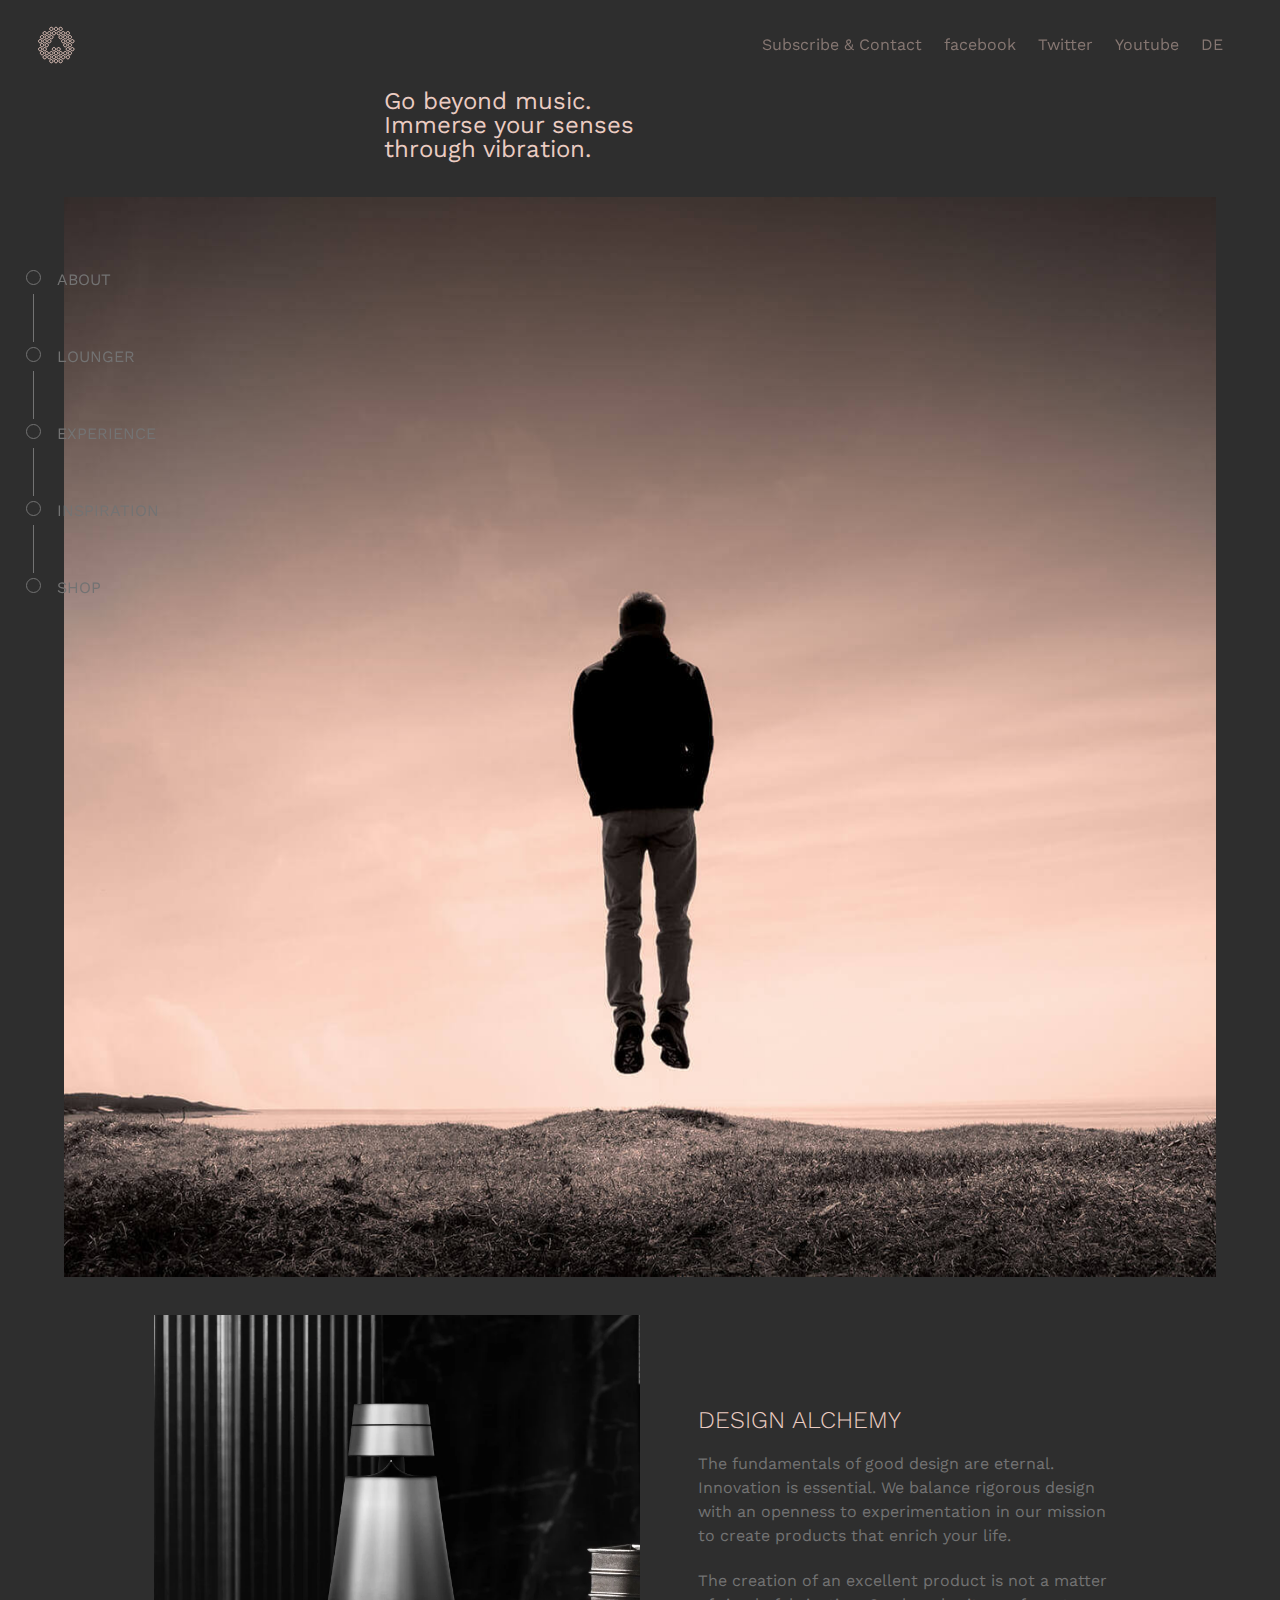
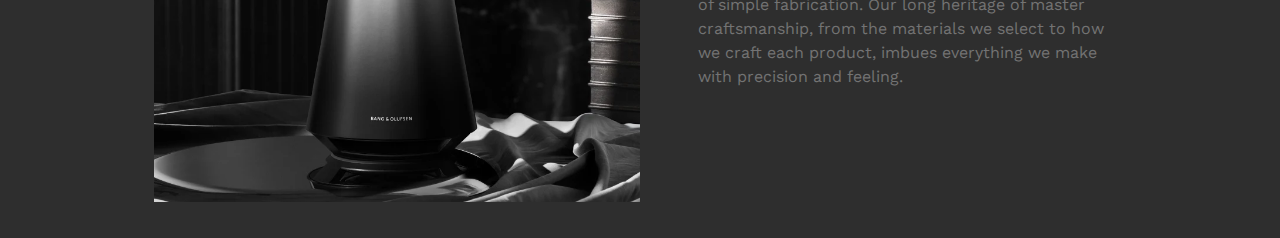
<file: index.html>
<!DOCTYPE html>
<html lang="en">
  <head>
    <meta charset="UTF-8" />
    <meta name="viewport" content="width=device-width, initial-scale=1.0" />
    <title>Headphones - About</title>
    <link rel="stylesheet" href="./style.css" />
  </head>
  <body>
    <header>
      <nav class="nav-head">
        <svg
          width="37px"
          height="38px"
          viewBox="0 0 37 38"
          version="1.1"
          xmlns="http://www.w3.org/2000/svg"
          xmlns:xlink="http://www.w3.org/1999/xlink"
        >
          <!-- Generator: Sketch 47.1 (45422) - http://www.bohemiancoding.com/sketch -->
          <title>aurasens-icon-active</title>
          <desc>Created with Sketch.</desc>
          <defs></defs>
          <g
            id="Symbols"
            stroke="none"
            stroke-width="1"
            fill="none"
            fill-rule="evenodd"
          >
            <g
              id="nav-mobile"
              transform="translate(-20.000000, -13.000000)"
              stroke="#EBCCC2"
            >
              <g id="aurasens-icon" transform="translate(20.000000, 14.000000)">
                <g id="Aurasens-logo-(new)">
                  <path
                    d="M7.08082564,10.1882414 C7.08082564,9.272766 7.82148783,8.52824621 8.73185047,8.52824621 C9.64221312,8.52824621 10.3826906,9.272766 10.3826906,10.1882414 C10.3826906,11.1033455 9.64221312,11.8478653 8.73185047,11.8478653 C7.82148783,11.8478653 7.08082564,11.1033455 7.08082564,10.1882414 Z M15.012097,10.1882414 C15.012097,11.1033455 14.2714349,11.8478653 13.3610722,11.8478653 C12.4505249,11.8478653 11.7098627,11.1033455 11.7098627,10.1882414 C11.7098627,9.272766 12.4505249,8.52824621 13.3610722,8.52824621 C14.2714349,8.52824621 15.012097,9.272766 15.012097,10.1882414 Z M24.2705959,10.1882414 C24.2705959,11.1033455 23.5297491,11.8478653 22.6195711,11.8478653 C21.7092085,11.8478653 20.9687309,11.1033455 20.9687309,10.1882414 C20.9687309,9.272766 21.7092085,8.52824621 22.6195711,8.52824621 C23.5297491,8.52824621 24.2705959,9.272766 24.2705959,10.1882414 Z M25.5978234,10.1882414 C25.5978234,9.272766 26.3386703,8.52824621 27.2488482,8.52824621 C28.1592109,8.52824621 28.8996884,9.272766 28.8996884,10.1882414 C28.8996884,11.1033455 28.1592109,11.8478653 27.2488482,11.8478653 C26.3386703,11.8478653 25.5978234,11.1033455 25.5978234,10.1882414 Z M30.2272483,10.1882414 C30.2272483,9.272766 30.9677258,8.52824621 31.8779038,8.52824621 C32.7882664,8.52824621 33.5291133,9.272766 33.5291133,10.1882414 C33.5291133,11.1033455 32.7882664,11.8478653 31.8779038,11.8478653 C30.9677258,11.8478653 30.2272483,11.1033455 30.2272483,10.1882414 Z M33.5290948,18.175671 C33.5290948,19.0907751 32.788248,19.8352949 31.87807,19.8352949 C30.9677073,19.8352949 30.2272298,19.0907751 30.2272298,18.175671 C30.2272298,17.2605669 30.9677073,16.5160471 31.87807,16.5160471 C32.788248,16.5160471 33.5290948,17.2605669 33.5290948,18.175671 Z M6.70321904,7.88069403 C5.79267173,7.88069403 5.05182489,7.13635985 5.05182489,6.22144135 C5.05182489,5.305966 5.79267173,4.56126058 6.70321904,4.56126058 C7.61358168,4.56126058 8.35424386,5.305966 8.35424386,6.22144135 C8.35424386,7.13635985 7.61358168,7.88069403 6.70321904,7.88069403 Z M4.03146163,11.8479395 C3.12109899,11.8479395 2.38043681,11.1032341 2.38043681,10.1883156 C2.38043681,9.27284025 3.12109899,8.52813483 4.03146163,8.52813483 C4.94163962,8.52813483 5.68211715,9.27284025 5.68211715,10.1883156 C5.68211715,11.1032341 4.94163962,11.8479395 4.03146163,11.8479395 Z M2.38036294,18.175671 C2.38036294,17.2605669 3.12102513,16.5160471 4.03138777,16.5160471 C4.94175042,16.5160471 5.68222794,17.2605669 5.68222794,18.175671 C5.68222794,19.0907751 4.94175042,19.8352949 4.03138777,19.8352949 C3.12102513,19.8352949 2.38036294,19.0907751 2.38036294,18.175671 Z M11.3326439,7.88069403 C10.4217273,7.88069403 9.68088045,7.13635985 9.68088045,6.22144135 C9.68088045,5.305966 10.4217273,4.56126058 11.3326439,4.56126058 C12.2430065,4.56126058 12.9836687,5.305966 12.9836687,6.22144135 C12.9836687,7.13635985 12.2430065,7.88069403 11.3326439,7.88069403 Z M14.3102499,6.22134854 C14.3102499,5.30587319 15.0512814,4.56135339 15.9620134,4.56135339 C16.872376,4.56135339 17.6128535,5.30587319 17.6128535,6.22134854 C17.6128535,7.13645266 16.872376,7.88060122 15.9620134,7.88060122 C15.0512814,7.88060122 14.3102499,7.13645266 14.3102499,6.22134854 Z M18.9393239,6.22134854 C18.9393239,5.30587319 19.6803554,4.56135339 20.5910874,4.56135339 C21.50145,4.56135339 22.2422969,5.30587319 22.2422969,6.22134854 C22.2422969,7.13645266 21.50145,7.88060122 20.5910874,7.88060122 C19.6803554,7.88060122 18.9393239,7.13645266 18.9393239,6.22134854 Z M23.5691181,6.22134854 C23.5691181,5.30587319 24.309965,4.56135339 25.2205123,4.56135339 C26.1308749,4.56135339 26.8713524,5.30587319 26.8713524,6.22134854 C26.8713524,7.13645266 26.1308749,7.88060122 25.2205123,7.88060122 C24.309965,7.88060122 23.5691181,7.13645266 23.5691181,6.22134854 Z M29.8496417,7.88069403 C28.9387251,7.88069403 28.1978782,7.13635985 28.1978782,6.22144135 C28.1978782,5.305966 28.9387251,4.56126058 29.8496417,4.56126058 C30.7600043,4.56126058 31.5006665,5.305966 31.5006665,6.22144135 C31.5006665,7.13635985 30.7600043,7.88069403 29.8496417,7.88069403 Z M10.3826722,18.175671 C10.3826722,19.0907751 9.64219465,19.8352949 8.73201666,19.8352949 C7.82146936,19.8352949 7.08080718,19.0907751 7.08080718,18.175671 C7.08080718,17.2605669 7.82146936,16.5160471 8.73201666,16.5160471 C9.64219465,16.5160471 10.3826722,17.2605669 10.3826722,18.175671 Z M27.2489221,19.8353878 C26.3385595,19.8353878 25.5978973,19.0906823 25.5978973,18.1757638 C25.5978973,17.2606597 26.3385595,16.5159543 27.2489221,16.5159543 C28.1592848,16.5159543 28.8995776,17.2606597 28.8995776,18.1757638 C28.8995776,19.0906823 28.1592848,19.8353878 27.2489221,19.8353878 Z M6.70321904,15.8688476 C5.79267173,15.8688476 5.05182489,15.1241422 5.05182489,14.2092237 C5.05182489,13.2941196 5.79267173,12.5497854 6.70321904,12.5497854 C7.61358168,12.5497854 8.35424386,13.2941196 8.35424386,14.2092237 C8.35424386,15.1241422 7.61358168,15.8688476 6.70321904,15.8688476 Z M12.9837426,14.2091494 C12.9837426,15.1242536 12.2430804,15.8687734 11.3327178,15.8687734 C10.4218012,15.8687734 9.68076965,15.1242536 9.68076965,14.2091494 C9.68076965,13.2940453 10.4218012,12.5498968 11.3327178,12.5498968 C12.2430804,12.5498968 12.9837426,13.2940453 12.9837426,14.2091494 Z M26.8713155,14.2091494 C26.8713155,15.1242536 26.130838,15.8687734 25.22066,15.8687734 C24.309928,15.8687734 23.5690812,15.1242536 23.5690812,14.2091494 C23.5690812,13.2940453 24.309928,12.5498968 25.22066,12.5498968 C26.130838,12.5498968 26.8713155,13.2940453 26.8713155,14.2091494 Z M29.8496417,15.8688476 C28.9387251,15.8688476 28.1978782,15.1241422 28.1978782,14.2092237 C28.1978782,13.2941196 28.9387251,12.5497854 29.8496417,12.5497854 C30.7600043,12.5497854 31.5006665,13.2941196 31.5006665,14.2092237 C31.5006665,15.1241422 30.7600043,15.8688476 29.8496417,15.8688476 Z M10.3826722,26.1634905 C10.3826722,27.0785946 9.64219465,27.8231144 8.73201666,27.8231144 C7.82146936,27.8231144 7.08080718,27.0785946 7.08080718,26.1634905 C7.08080718,25.2483864 7.82146936,24.5038666 8.73201666,24.5038666 C9.64219465,24.5038666 10.3826722,25.2483864 10.3826722,26.1634905 Z M13.3609984,27.8231887 C12.4506357,27.8231887 11.7099735,27.0784832 11.7099735,26.1635647 C11.7099735,25.2484606 12.4506357,24.5037552 13.3609984,24.5037552 C14.271361,24.5037552 15.0120232,25.2484606 15.0120232,26.1635647 C15.0120232,27.0784832 14.271361,27.8231887 13.3609984,27.8231887 Z M17.9904232,27.8231887 C17.0800606,27.8231887 16.3393984,27.0784832 16.3393984,26.1635647 C16.3393984,25.2484606 17.0800606,24.5037552 17.9904232,24.5037552 C18.9007859,24.5037552 19.6410787,25.2484606 19.6410787,26.1635647 C19.6410787,27.0784832 18.9007859,27.8231887 17.9904232,27.8231887 Z M22.6194972,27.8231887 C21.7091346,27.8231887 20.9688417,27.0784832 20.9688417,26.1635647 C20.9688417,25.2484606 21.7091346,24.5037552 22.6194972,24.5037552 C23.5298599,24.5037552 24.2705221,25.2484606 24.2705221,26.1635647 C24.2705221,27.0784832 23.5298599,27.8231887 22.6194972,27.8231887 Z M28.8996515,26.1634905 C28.8996515,27.0785946 28.159174,27.8231144 27.248996,27.8231144 C26.3386333,27.8231144 25.5977865,27.0785946 25.5977865,26.1634905 C25.5977865,25.2483864 26.3386333,24.5038666 27.248996,24.5038666 C28.159174,24.5038666 28.8996515,25.2483864 28.8996515,26.1634905 Z M31.8779961,24.5037738 C32.7883588,24.5037738 33.529021,25.2484792 33.529021,26.1633977 C33.529021,27.0785018 32.7883588,27.8232072 31.8779961,27.8232072 C30.9676335,27.8232072 30.2273406,27.0785018 30.2273406,26.1633977 C30.2273406,25.2484792 30.9676335,24.5037738 31.8779961,24.5037738 Z M6.70321904,23.8562958 C5.79267173,23.8562958 5.05182489,23.1119617 5.05182489,22.1970432 C5.05182489,21.2815678 5.79267173,20.5368624 6.70321904,20.5368624 C7.61358168,20.5368624 8.35424386,21.2815678 8.35424386,22.1970432 C8.35424386,23.1119617 7.61358168,23.8562958 6.70321904,23.8562958 Z M2.16505202,15.8688476 C1.25487404,15.8688476 0.514396509,15.1241422 0.514396509,14.2092237 C0.514396509,13.2941196 1.25487404,12.5497854 2.16505202,12.5497854 C3.07541467,12.5497854 3.81607685,13.2941196 3.81607685,14.2092237 C3.81607685,15.1241422 3.07541467,15.8688476 2.16505202,15.8688476 Z M3.81615071,22.1969504 C3.81615071,23.1120545 3.07548853,23.856203 2.16512588,23.856203 C1.25476324,23.856203 0.514285714,23.1120545 0.514285714,22.1969504 C0.514285714,21.281475 1.25476324,20.5369552 2.16512588,20.5369552 C3.07548853,20.5369552 3.81615071,21.281475 3.81615071,22.1969504 Z M5.68219101,26.1634905 C5.68219101,27.0785946 4.94171348,27.8231144 4.0315355,27.8231144 C3.1209882,27.8231144 2.38032601,27.0785946 2.38032601,26.1634905 C2.38032601,25.2483864 3.1209882,24.5038666 4.0315355,24.5038666 C4.94171348,24.5038666 5.68219101,25.2483864 5.68219101,26.1634905 Z M17.6128166,22.1969504 C17.6128166,23.1120545 16.8723391,23.856203 15.9621611,23.856203 C15.0512445,23.856203 14.310213,23.1120545 14.310213,22.1969504 C14.310213,21.281475 15.0512445,20.5369552 15.9621611,20.5369552 C16.8723391,20.5369552 17.6128166,21.281475 17.6128166,22.1969504 Z M22.2422415,22.1969504 C22.2422415,23.1120545 21.5013946,23.856203 20.5912167,23.856203 C19.6803,23.856203 18.9392685,23.1120545 18.9392685,22.1969504 C18.9392685,21.281475 19.6803,20.5369552 20.5912167,20.5369552 C21.5013946,20.5369552 22.2422415,21.281475 22.2422415,22.1969504 Z M29.8496417,23.8562958 C28.9387251,23.8562958 28.1978782,23.1119617 28.1978782,22.1970432 C28.1978782,21.2815678 28.9387251,20.5368624 29.8496417,20.5368624 C30.7600043,20.5368624 31.5006665,21.2815678 31.5006665,22.1970432 C31.5006665,23.1119617 30.7600043,23.8562958 29.8496417,23.8562958 Z M34.3492337,20.5368995 C35.2595963,20.5368995 35.9998892,21.2816049 35.9998892,22.1968947 C35.9998892,23.1119988 35.2595963,23.856333 34.3492337,23.856333 C33.438871,23.856333 32.6982089,23.1119988 32.6982089,22.1968947 C32.6982089,21.2816049 33.438871,20.5368995 34.3492337,20.5368995 Z M13.3609984,3.58061422 C12.4506357,3.58061422 11.7099735,2.8359088 11.7099735,1.9209903 C11.7099735,1.00588619 12.4506357,0.261552007 13.3609984,0.261552007 C14.271361,0.261552007 15.0120232,1.00588619 15.0120232,1.9209903 C15.0120232,2.8359088 14.271361,3.58061422 13.3609984,3.58061422 Z M32.698135,14.2091494 C32.698135,13.2940453 33.4389818,12.5498968 34.3491598,12.5498968 C35.2595225,12.5498968 36,13.2940453 36,14.2091494 C36,15.1242536 35.2595225,15.8687734 34.3491598,15.8687734 C33.4389818,15.8687734 32.698135,15.1242536 32.698135,14.2091494 Z M13.3609984,32.4915747 C14.271361,32.4915747 15.0120232,33.2362801 15.0120232,34.1511986 C15.0120232,35.0663027 14.271361,35.8110081 13.3609984,35.8110081 C12.4506357,35.8110081 11.7099735,35.0663027 11.7099735,34.1511986 C11.7099735,33.2362801 12.4506357,32.4915747 13.3609984,32.4915747 Z M17.9904232,32.4915747 C18.9007859,32.4915747 19.6410787,33.2362801 19.6410787,34.1511986 C19.6410787,35.0663027 18.9007859,35.8110081 17.9904232,35.8110081 C17.0800606,35.8110081 16.3393984,35.0663027 16.3393984,34.1511986 C16.3393984,33.2362801 17.0800606,32.4915747 17.9904232,32.4915747 Z M22.6194972,32.4915747 C23.5298599,32.4915747 24.2705221,33.2362801 24.2705221,34.1511986 C24.2705221,35.0663027 23.5298599,35.8110081 22.6194972,35.8110081 C21.7091346,35.8110081 20.9688417,35.0663027 20.9688417,34.1511986 C20.9688417,33.2362801 21.7091346,32.4915747 22.6194972,32.4915747 Z M17.9904232,3.58061422 C17.0800606,3.58061422 16.3393984,2.8359088 16.3393984,1.9209903 C16.3393984,1.00588619 17.0800606,0.261552007 17.9904232,0.261552007 C18.9007859,0.261552007 19.6410787,1.00588619 19.6410787,1.9209903 C19.6410787,2.8359088 18.9007859,3.58061422 17.9904232,3.58061422 Z M22.6194972,3.58061422 C21.7091346,3.58061422 20.9688417,2.8359088 20.9688417,1.9209903 C20.9688417,1.00588619 21.7091346,0.261552007 22.6194972,0.261552007 C23.5298599,0.261552007 24.2705221,1.00588619 24.2705221,1.9209903 C24.2705221,2.8359088 23.5298599,3.58061422 22.6194972,3.58061422 Z M6.70321904,28.5247004 C7.61358168,28.5247004 8.35424386,29.2694058 8.35424386,30.1843243 C8.35424386,31.0994285 7.61358168,31.8441339 6.70321904,31.8441339 C5.79267173,31.8441339 5.05182489,31.0994285 5.05182489,30.1843243 C5.05182489,29.2694058 5.79267173,28.5247004 6.70321904,28.5247004 Z M12.9837426,30.1843986 C12.9837426,31.0995027 12.2430804,31.8440225 11.3327178,31.8440225 C10.4218012,31.8440225 9.68076965,31.0995027 9.68076965,30.1843986 C9.68076965,29.2692945 10.4218012,28.5247747 11.3327178,28.5247747 C12.2430804,28.5247747 12.9837426,29.2692945 12.9837426,30.1843986 Z M17.6128166,30.1843986 C17.6128166,31.0995027 16.8723391,31.8440225 15.9621611,31.8440225 C15.0512445,31.8440225 14.310213,31.0995027 14.310213,30.1843986 C14.310213,29.2692945 15.0512445,28.5247747 15.9621611,28.5247747 C16.8723391,28.5247747 17.6128166,29.2692945 17.6128166,30.1843986 Z M22.2422415,30.1843986 C22.2422415,31.0995027 21.5013946,31.8440225 20.5912167,31.8440225 C19.6803,31.8440225 18.9392685,31.0995027 18.9392685,30.1843986 C18.9392685,29.2692945 19.6803,28.5247747 20.5912167,28.5247747 C21.5013946,28.5247747 22.2422415,29.2692945 22.2422415,30.1843986 Z M25.2205677,28.5247004 C26.1309303,28.5247004 26.8712232,29.2694058 26.8712232,30.1843243 C26.8712232,31.0994285 26.1309303,31.8441339 25.2205677,31.8441339 C24.3098357,31.8441339 23.5691735,31.0994285 23.5691735,30.1843243 C23.5691735,29.2694058 24.3098357,28.5247004 25.2205677,28.5247004 Z M29.8496417,28.5247004 C30.7600043,28.5247004 31.5006665,29.2694058 31.5006665,30.1843243 C31.5006665,31.0994285 30.7600043,31.8441339 29.8496417,31.8441339 C28.9387251,31.8441339 28.1978782,31.0994285 28.1978782,30.1843243 C28.1978782,29.2694058 28.9387251,28.5247004 29.8496417,28.5247004 Z"
                    id="Combined-Shape"
                  ></path>
                </g>
              </g>
            </g>
          </g>
        </svg>
        <div class="nav-head-links">
          <a href="./subscribe-contact.html">Subscribe & Contact</a>
          <a href="#">facebook</a>
          <a href="#">Twitter</a>
          <a href="#">Youtube</a>
          <a href="#">DE</a>
        </div>
      </nav>
      <div class="sticky-wrapper">
        <div class="nav-side">
          <a href="./index.html"><span class="dot"></span>ABOUT</a>
          <div class="nav-line"></div>

          <a href="./lounger.html"><span class="dot"></span>LOUNGER</a>
          <div class="nav-line"></div>

          <a href="./experience.html"><span class="dot"></span>EXPERIENCE</a>
          <div class="nav-line"></div>

          <a href="./inspiration.html"><span class="dot"></span>INSPIRATION</a>
          <div class="nav-line"></div>

          <a href="./shop.html"><span class="dot"></span>SHOP</a>
        </div>
      </div>
      <p class="go-beyond">
        Go beyond music. Immerse your senses through vibration.
      </p>
      <img src="./assets/img/section-about-1.jpg" alt="jumping person" />
    </header>
    <main>
      <section class="p1-wrapper">
        <img src="./assets/img/BS1_NYC_Home.webp" alt="loudspeaker" />
        <div class="p1-wrapper-text">
          <h2>DESIGN ALCHEMY</h2>
          <p>
            The fundamentals of good design are eternal. Innovation is
            essential. We balance rigorous design with an openness to
            experimentation in our mission to create products that enrich your
            life.
          </p>
          <p>
            The creation of an excellent product is not a matter of simple
            fabrication. Our long heritage of master craftsmanship, from the
            materials we select to how we craft each product, imbues everything
            we make with precision and feeling.
          </p>
        </div>
      </section>
    </main>
  </body>
</html>
</file>
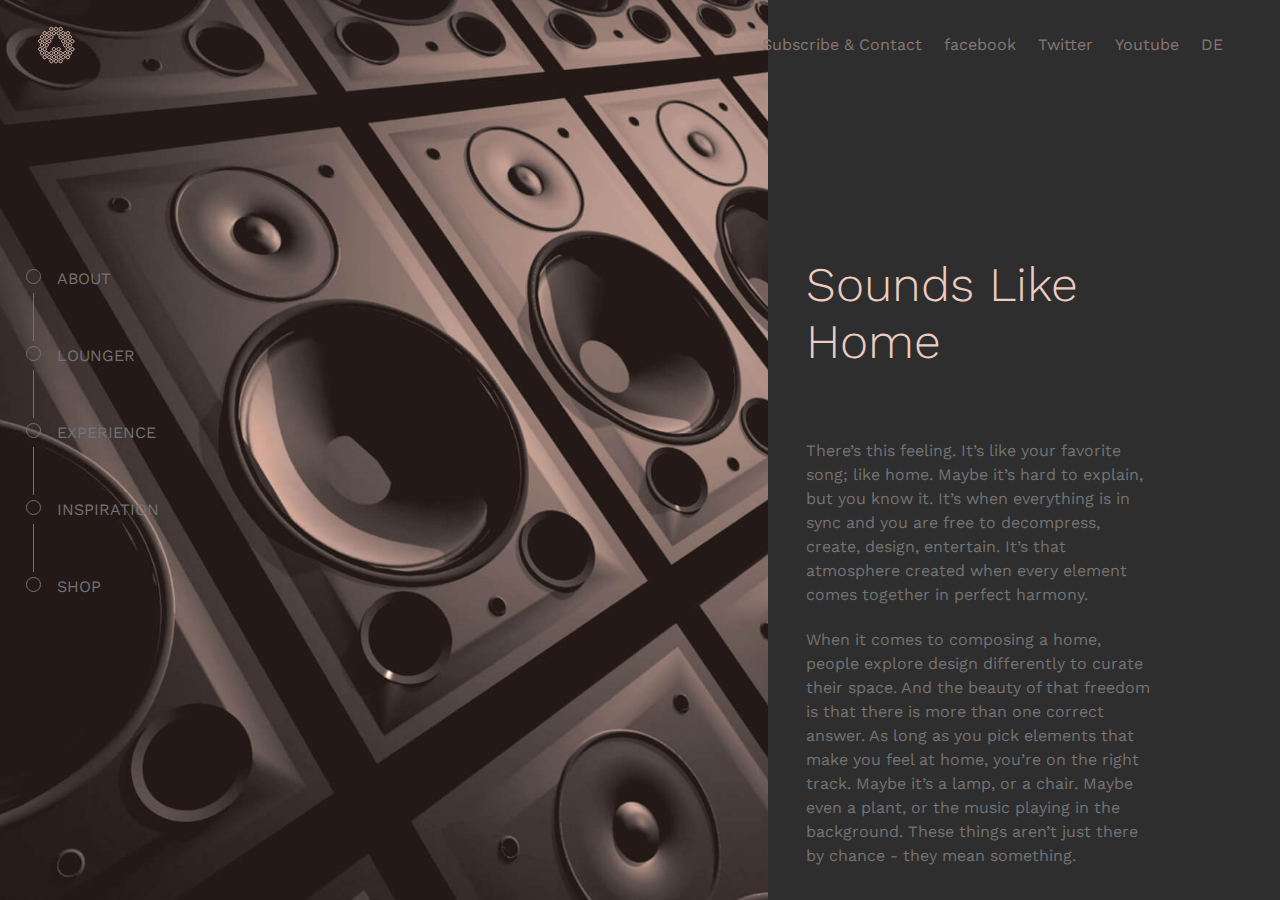
<file: experience.html>
<!DOCTYPE html>
<html lang="en">
  <head>
    <meta charset="UTF-8" />
    <meta name="viewport" content="width=device-width, initial-scale=1.0" />
    <title>Headphones - Experience</title>
    <link rel="stylesheet" href="./style.css" />
  </head>
  <body>
    <header>
      <nav class="nav-head">
        <svg
          width="37px"
          height="38px"
          viewBox="0 0 37 38"
          version="1.1"
          xmlns="http://www.w3.org/2000/svg"
          xmlns:xlink="http://www.w3.org/1999/xlink"
        >
          <!-- Generator: Sketch 47.1 (45422) - http://www.bohemiancoding.com/sketch -->
          <title>aurasens-icon-active</title>
          <desc>Created with Sketch.</desc>
          <defs></defs>
          <g
            id="Symbols"
            stroke="none"
            stroke-width="1"
            fill="none"
            fill-rule="evenodd"
          >
            <g
              id="nav-mobile"
              transform="translate(-20.000000, -13.000000)"
              stroke="#EBCCC2"
            >
              <g id="aurasens-icon" transform="translate(20.000000, 14.000000)">
                <g id="Aurasens-logo-(new)">
                  <path
                    d="M7.08082564,10.1882414 C7.08082564,9.272766 7.82148783,8.52824621 8.73185047,8.52824621 C9.64221312,8.52824621 10.3826906,9.272766 10.3826906,10.1882414 C10.3826906,11.1033455 9.64221312,11.8478653 8.73185047,11.8478653 C7.82148783,11.8478653 7.08082564,11.1033455 7.08082564,10.1882414 Z M15.012097,10.1882414 C15.012097,11.1033455 14.2714349,11.8478653 13.3610722,11.8478653 C12.4505249,11.8478653 11.7098627,11.1033455 11.7098627,10.1882414 C11.7098627,9.272766 12.4505249,8.52824621 13.3610722,8.52824621 C14.2714349,8.52824621 15.012097,9.272766 15.012097,10.1882414 Z M24.2705959,10.1882414 C24.2705959,11.1033455 23.5297491,11.8478653 22.6195711,11.8478653 C21.7092085,11.8478653 20.9687309,11.1033455 20.9687309,10.1882414 C20.9687309,9.272766 21.7092085,8.52824621 22.6195711,8.52824621 C23.5297491,8.52824621 24.2705959,9.272766 24.2705959,10.1882414 Z M25.5978234,10.1882414 C25.5978234,9.272766 26.3386703,8.52824621 27.2488482,8.52824621 C28.1592109,8.52824621 28.8996884,9.272766 28.8996884,10.1882414 C28.8996884,11.1033455 28.1592109,11.8478653 27.2488482,11.8478653 C26.3386703,11.8478653 25.5978234,11.1033455 25.5978234,10.1882414 Z M30.2272483,10.1882414 C30.2272483,9.272766 30.9677258,8.52824621 31.8779038,8.52824621 C32.7882664,8.52824621 33.5291133,9.272766 33.5291133,10.1882414 C33.5291133,11.1033455 32.7882664,11.8478653 31.8779038,11.8478653 C30.9677258,11.8478653 30.2272483,11.1033455 30.2272483,10.1882414 Z M33.5290948,18.175671 C33.5290948,19.0907751 32.788248,19.8352949 31.87807,19.8352949 C30.9677073,19.8352949 30.2272298,19.0907751 30.2272298,18.175671 C30.2272298,17.2605669 30.9677073,16.5160471 31.87807,16.5160471 C32.788248,16.5160471 33.5290948,17.2605669 33.5290948,18.175671 Z M6.70321904,7.88069403 C5.79267173,7.88069403 5.05182489,7.13635985 5.05182489,6.22144135 C5.05182489,5.305966 5.79267173,4.56126058 6.70321904,4.56126058 C7.61358168,4.56126058 8.35424386,5.305966 8.35424386,6.22144135 C8.35424386,7.13635985 7.61358168,7.88069403 6.70321904,7.88069403 Z M4.03146163,11.8479395 C3.12109899,11.8479395 2.38043681,11.1032341 2.38043681,10.1883156 C2.38043681,9.27284025 3.12109899,8.52813483 4.03146163,8.52813483 C4.94163962,8.52813483 5.68211715,9.27284025 5.68211715,10.1883156 C5.68211715,11.1032341 4.94163962,11.8479395 4.03146163,11.8479395 Z M2.38036294,18.175671 C2.38036294,17.2605669 3.12102513,16.5160471 4.03138777,16.5160471 C4.94175042,16.5160471 5.68222794,17.2605669 5.68222794,18.175671 C5.68222794,19.0907751 4.94175042,19.8352949 4.03138777,19.8352949 C3.12102513,19.8352949 2.38036294,19.0907751 2.38036294,18.175671 Z M11.3326439,7.88069403 C10.4217273,7.88069403 9.68088045,7.13635985 9.68088045,6.22144135 C9.68088045,5.305966 10.4217273,4.56126058 11.3326439,4.56126058 C12.2430065,4.56126058 12.9836687,5.305966 12.9836687,6.22144135 C12.9836687,7.13635985 12.2430065,7.88069403 11.3326439,7.88069403 Z M14.3102499,6.22134854 C14.3102499,5.30587319 15.0512814,4.56135339 15.9620134,4.56135339 C16.872376,4.56135339 17.6128535,5.30587319 17.6128535,6.22134854 C17.6128535,7.13645266 16.872376,7.88060122 15.9620134,7.88060122 C15.0512814,7.88060122 14.3102499,7.13645266 14.3102499,6.22134854 Z M18.9393239,6.22134854 C18.9393239,5.30587319 19.6803554,4.56135339 20.5910874,4.56135339 C21.50145,4.56135339 22.2422969,5.30587319 22.2422969,6.22134854 C22.2422969,7.13645266 21.50145,7.88060122 20.5910874,7.88060122 C19.6803554,7.88060122 18.9393239,7.13645266 18.9393239,6.22134854 Z M23.5691181,6.22134854 C23.5691181,5.30587319 24.309965,4.56135339 25.2205123,4.56135339 C26.1308749,4.56135339 26.8713524,5.30587319 26.8713524,6.22134854 C26.8713524,7.13645266 26.1308749,7.88060122 25.2205123,7.88060122 C24.309965,7.88060122 23.5691181,7.13645266 23.5691181,6.22134854 Z M29.8496417,7.88069403 C28.9387251,7.88069403 28.1978782,7.13635985 28.1978782,6.22144135 C28.1978782,5.305966 28.9387251,4.56126058 29.8496417,4.56126058 C30.7600043,4.56126058 31.5006665,5.305966 31.5006665,6.22144135 C31.5006665,7.13635985 30.7600043,7.88069403 29.8496417,7.88069403 Z M10.3826722,18.175671 C10.3826722,19.0907751 9.64219465,19.8352949 8.73201666,19.8352949 C7.82146936,19.8352949 7.08080718,19.0907751 7.08080718,18.175671 C7.08080718,17.2605669 7.82146936,16.5160471 8.73201666,16.5160471 C9.64219465,16.5160471 10.3826722,17.2605669 10.3826722,18.175671 Z M27.2489221,19.8353878 C26.3385595,19.8353878 25.5978973,19.0906823 25.5978973,18.1757638 C25.5978973,17.2606597 26.3385595,16.5159543 27.2489221,16.5159543 C28.1592848,16.5159543 28.8995776,17.2606597 28.8995776,18.1757638 C28.8995776,19.0906823 28.1592848,19.8353878 27.2489221,19.8353878 Z M6.70321904,15.8688476 C5.79267173,15.8688476 5.05182489,15.1241422 5.05182489,14.2092237 C5.05182489,13.2941196 5.79267173,12.5497854 6.70321904,12.5497854 C7.61358168,12.5497854 8.35424386,13.2941196 8.35424386,14.2092237 C8.35424386,15.1241422 7.61358168,15.8688476 6.70321904,15.8688476 Z M12.9837426,14.2091494 C12.9837426,15.1242536 12.2430804,15.8687734 11.3327178,15.8687734 C10.4218012,15.8687734 9.68076965,15.1242536 9.68076965,14.2091494 C9.68076965,13.2940453 10.4218012,12.5498968 11.3327178,12.5498968 C12.2430804,12.5498968 12.9837426,13.2940453 12.9837426,14.2091494 Z M26.8713155,14.2091494 C26.8713155,15.1242536 26.130838,15.8687734 25.22066,15.8687734 C24.309928,15.8687734 23.5690812,15.1242536 23.5690812,14.2091494 C23.5690812,13.2940453 24.309928,12.5498968 25.22066,12.5498968 C26.130838,12.5498968 26.8713155,13.2940453 26.8713155,14.2091494 Z M29.8496417,15.8688476 C28.9387251,15.8688476 28.1978782,15.1241422 28.1978782,14.2092237 C28.1978782,13.2941196 28.9387251,12.5497854 29.8496417,12.5497854 C30.7600043,12.5497854 31.5006665,13.2941196 31.5006665,14.2092237 C31.5006665,15.1241422 30.7600043,15.8688476 29.8496417,15.8688476 Z M10.3826722,26.1634905 C10.3826722,27.0785946 9.64219465,27.8231144 8.73201666,27.8231144 C7.82146936,27.8231144 7.08080718,27.0785946 7.08080718,26.1634905 C7.08080718,25.2483864 7.82146936,24.5038666 8.73201666,24.5038666 C9.64219465,24.5038666 10.3826722,25.2483864 10.3826722,26.1634905 Z M13.3609984,27.8231887 C12.4506357,27.8231887 11.7099735,27.0784832 11.7099735,26.1635647 C11.7099735,25.2484606 12.4506357,24.5037552 13.3609984,24.5037552 C14.271361,24.5037552 15.0120232,25.2484606 15.0120232,26.1635647 C15.0120232,27.0784832 14.271361,27.8231887 13.3609984,27.8231887 Z M17.9904232,27.8231887 C17.0800606,27.8231887 16.3393984,27.0784832 16.3393984,26.1635647 C16.3393984,25.2484606 17.0800606,24.5037552 17.9904232,24.5037552 C18.9007859,24.5037552 19.6410787,25.2484606 19.6410787,26.1635647 C19.6410787,27.0784832 18.9007859,27.8231887 17.9904232,27.8231887 Z M22.6194972,27.8231887 C21.7091346,27.8231887 20.9688417,27.0784832 20.9688417,26.1635647 C20.9688417,25.2484606 21.7091346,24.5037552 22.6194972,24.5037552 C23.5298599,24.5037552 24.2705221,25.2484606 24.2705221,26.1635647 C24.2705221,27.0784832 23.5298599,27.8231887 22.6194972,27.8231887 Z M28.8996515,26.1634905 C28.8996515,27.0785946 28.159174,27.8231144 27.248996,27.8231144 C26.3386333,27.8231144 25.5977865,27.0785946 25.5977865,26.1634905 C25.5977865,25.2483864 26.3386333,24.5038666 27.248996,24.5038666 C28.159174,24.5038666 28.8996515,25.2483864 28.8996515,26.1634905 Z M31.8779961,24.5037738 C32.7883588,24.5037738 33.529021,25.2484792 33.529021,26.1633977 C33.529021,27.0785018 32.7883588,27.8232072 31.8779961,27.8232072 C30.9676335,27.8232072 30.2273406,27.0785018 30.2273406,26.1633977 C30.2273406,25.2484792 30.9676335,24.5037738 31.8779961,24.5037738 Z M6.70321904,23.8562958 C5.79267173,23.8562958 5.05182489,23.1119617 5.05182489,22.1970432 C5.05182489,21.2815678 5.79267173,20.5368624 6.70321904,20.5368624 C7.61358168,20.5368624 8.35424386,21.2815678 8.35424386,22.1970432 C8.35424386,23.1119617 7.61358168,23.8562958 6.70321904,23.8562958 Z M2.16505202,15.8688476 C1.25487404,15.8688476 0.514396509,15.1241422 0.514396509,14.2092237 C0.514396509,13.2941196 1.25487404,12.5497854 2.16505202,12.5497854 C3.07541467,12.5497854 3.81607685,13.2941196 3.81607685,14.2092237 C3.81607685,15.1241422 3.07541467,15.8688476 2.16505202,15.8688476 Z M3.81615071,22.1969504 C3.81615071,23.1120545 3.07548853,23.856203 2.16512588,23.856203 C1.25476324,23.856203 0.514285714,23.1120545 0.514285714,22.1969504 C0.514285714,21.281475 1.25476324,20.5369552 2.16512588,20.5369552 C3.07548853,20.5369552 3.81615071,21.281475 3.81615071,22.1969504 Z M5.68219101,26.1634905 C5.68219101,27.0785946 4.94171348,27.8231144 4.0315355,27.8231144 C3.1209882,27.8231144 2.38032601,27.0785946 2.38032601,26.1634905 C2.38032601,25.2483864 3.1209882,24.5038666 4.0315355,24.5038666 C4.94171348,24.5038666 5.68219101,25.2483864 5.68219101,26.1634905 Z M17.6128166,22.1969504 C17.6128166,23.1120545 16.8723391,23.856203 15.9621611,23.856203 C15.0512445,23.856203 14.310213,23.1120545 14.310213,22.1969504 C14.310213,21.281475 15.0512445,20.5369552 15.9621611,20.5369552 C16.8723391,20.5369552 17.6128166,21.281475 17.6128166,22.1969504 Z M22.2422415,22.1969504 C22.2422415,23.1120545 21.5013946,23.856203 20.5912167,23.856203 C19.6803,23.856203 18.9392685,23.1120545 18.9392685,22.1969504 C18.9392685,21.281475 19.6803,20.5369552 20.5912167,20.5369552 C21.5013946,20.5369552 22.2422415,21.281475 22.2422415,22.1969504 Z M29.8496417,23.8562958 C28.9387251,23.8562958 28.1978782,23.1119617 28.1978782,22.1970432 C28.1978782,21.2815678 28.9387251,20.5368624 29.8496417,20.5368624 C30.7600043,20.5368624 31.5006665,21.2815678 31.5006665,22.1970432 C31.5006665,23.1119617 30.7600043,23.8562958 29.8496417,23.8562958 Z M34.3492337,20.5368995 C35.2595963,20.5368995 35.9998892,21.2816049 35.9998892,22.1968947 C35.9998892,23.1119988 35.2595963,23.856333 34.3492337,23.856333 C33.438871,23.856333 32.6982089,23.1119988 32.6982089,22.1968947 C32.6982089,21.2816049 33.438871,20.5368995 34.3492337,20.5368995 Z M13.3609984,3.58061422 C12.4506357,3.58061422 11.7099735,2.8359088 11.7099735,1.9209903 C11.7099735,1.00588619 12.4506357,0.261552007 13.3609984,0.261552007 C14.271361,0.261552007 15.0120232,1.00588619 15.0120232,1.9209903 C15.0120232,2.8359088 14.271361,3.58061422 13.3609984,3.58061422 Z M32.698135,14.2091494 C32.698135,13.2940453 33.4389818,12.5498968 34.3491598,12.5498968 C35.2595225,12.5498968 36,13.2940453 36,14.2091494 C36,15.1242536 35.2595225,15.8687734 34.3491598,15.8687734 C33.4389818,15.8687734 32.698135,15.1242536 32.698135,14.2091494 Z M13.3609984,32.4915747 C14.271361,32.4915747 15.0120232,33.2362801 15.0120232,34.1511986 C15.0120232,35.0663027 14.271361,35.8110081 13.3609984,35.8110081 C12.4506357,35.8110081 11.7099735,35.0663027 11.7099735,34.1511986 C11.7099735,33.2362801 12.4506357,32.4915747 13.3609984,32.4915747 Z M17.9904232,32.4915747 C18.9007859,32.4915747 19.6410787,33.2362801 19.6410787,34.1511986 C19.6410787,35.0663027 18.9007859,35.8110081 17.9904232,35.8110081 C17.0800606,35.8110081 16.3393984,35.0663027 16.3393984,34.1511986 C16.3393984,33.2362801 17.0800606,32.4915747 17.9904232,32.4915747 Z M22.6194972,32.4915747 C23.5298599,32.4915747 24.2705221,33.2362801 24.2705221,34.1511986 C24.2705221,35.0663027 23.5298599,35.8110081 22.6194972,35.8110081 C21.7091346,35.8110081 20.9688417,35.0663027 20.9688417,34.1511986 C20.9688417,33.2362801 21.7091346,32.4915747 22.6194972,32.4915747 Z M17.9904232,3.58061422 C17.0800606,3.58061422 16.3393984,2.8359088 16.3393984,1.9209903 C16.3393984,1.00588619 17.0800606,0.261552007 17.9904232,0.261552007 C18.9007859,0.261552007 19.6410787,1.00588619 19.6410787,1.9209903 C19.6410787,2.8359088 18.9007859,3.58061422 17.9904232,3.58061422 Z M22.6194972,3.58061422 C21.7091346,3.58061422 20.9688417,2.8359088 20.9688417,1.9209903 C20.9688417,1.00588619 21.7091346,0.261552007 22.6194972,0.261552007 C23.5298599,0.261552007 24.2705221,1.00588619 24.2705221,1.9209903 C24.2705221,2.8359088 23.5298599,3.58061422 22.6194972,3.58061422 Z M6.70321904,28.5247004 C7.61358168,28.5247004 8.35424386,29.2694058 8.35424386,30.1843243 C8.35424386,31.0994285 7.61358168,31.8441339 6.70321904,31.8441339 C5.79267173,31.8441339 5.05182489,31.0994285 5.05182489,30.1843243 C5.05182489,29.2694058 5.79267173,28.5247004 6.70321904,28.5247004 Z M12.9837426,30.1843986 C12.9837426,31.0995027 12.2430804,31.8440225 11.3327178,31.8440225 C10.4218012,31.8440225 9.68076965,31.0995027 9.68076965,30.1843986 C9.68076965,29.2692945 10.4218012,28.5247747 11.3327178,28.5247747 C12.2430804,28.5247747 12.9837426,29.2692945 12.9837426,30.1843986 Z M17.6128166,30.1843986 C17.6128166,31.0995027 16.8723391,31.8440225 15.9621611,31.8440225 C15.0512445,31.8440225 14.310213,31.0995027 14.310213,30.1843986 C14.310213,29.2692945 15.0512445,28.5247747 15.9621611,28.5247747 C16.8723391,28.5247747 17.6128166,29.2692945 17.6128166,30.1843986 Z M22.2422415,30.1843986 C22.2422415,31.0995027 21.5013946,31.8440225 20.5912167,31.8440225 C19.6803,31.8440225 18.9392685,31.0995027 18.9392685,30.1843986 C18.9392685,29.2692945 19.6803,28.5247747 20.5912167,28.5247747 C21.5013946,28.5247747 22.2422415,29.2692945 22.2422415,30.1843986 Z M25.2205677,28.5247004 C26.1309303,28.5247004 26.8712232,29.2694058 26.8712232,30.1843243 C26.8712232,31.0994285 26.1309303,31.8441339 25.2205677,31.8441339 C24.3098357,31.8441339 23.5691735,31.0994285 23.5691735,30.1843243 C23.5691735,29.2694058 24.3098357,28.5247004 25.2205677,28.5247004 Z M29.8496417,28.5247004 C30.7600043,28.5247004 31.5006665,29.2694058 31.5006665,30.1843243 C31.5006665,31.0994285 30.7600043,31.8441339 29.8496417,31.8441339 C28.9387251,31.8441339 28.1978782,31.0994285 28.1978782,30.1843243 C28.1978782,29.2694058 28.9387251,28.5247004 29.8496417,28.5247004 Z"
                    id="Combined-Shape"
                  ></path>
                </g>
              </g>
            </g>
          </g>
        </svg>
        <div class="nav-head-links">
          <a href="./subscribe-contact.html">Subscribe & Contact</a>
          <a href="#">facebook</a>
          <a href="#">Twitter</a>
          <a href="#">Youtube</a>
          <a href="#">DE</a>
        </div>
      </nav>
      <div class="sticky-wrapper">
        <div class="nav-side">
          <a href="./index.html"><span class="dot"></span>ABOUT</a>
          <div class="nav-line"></div>

          <a href="./lounger.html"><span class="dot"></span>LOUNGER</a>
          <div class="nav-line"></div>

          <a href="./experience.html"><span class="dot"></span>EXPERIENCE</a>
          <div class="nav-line"></div>

          <a href="./inspiration.html"><span class="dot"></span>INSPIRATION</a>
          <div class="nav-line"></div>

          <a href="./shop.html"><span class="dot"></span>SHOP</a>
        </div>
      </div>
    </header>
    <main>
      <section class="experience">
        <img
          src="./assets/img/section-experience-1.jpg"
          alt="Experience, wall of of audio speakers"
        />
        <article>
          <h1>Sounds Like Home</h1>
          <p>
            There’s this feeling. It’s like your favorite song; like home. Maybe
            it’s hard to explain, but you know it. It’s when everything is in
            sync and you are free to decompress, create, design, entertain. It’s
            that atmosphere created when every element comes together in perfect
            harmony.
          </p>
          <p>
            When it comes to composing a home, people explore design differently
            to curate their space. And the beauty of that freedom is that there
            is more than one correct answer. As long as you pick elements that
            make you feel at home, you’re on the right track. Maybe it’s a lamp,
            or a chair. Maybe even a plant, or the music playing in the
            background. These things aren’t just there by chance - they mean
            something.
          </p>
        </article>
      </section>
    </main>
  </body>
</html>
</file>
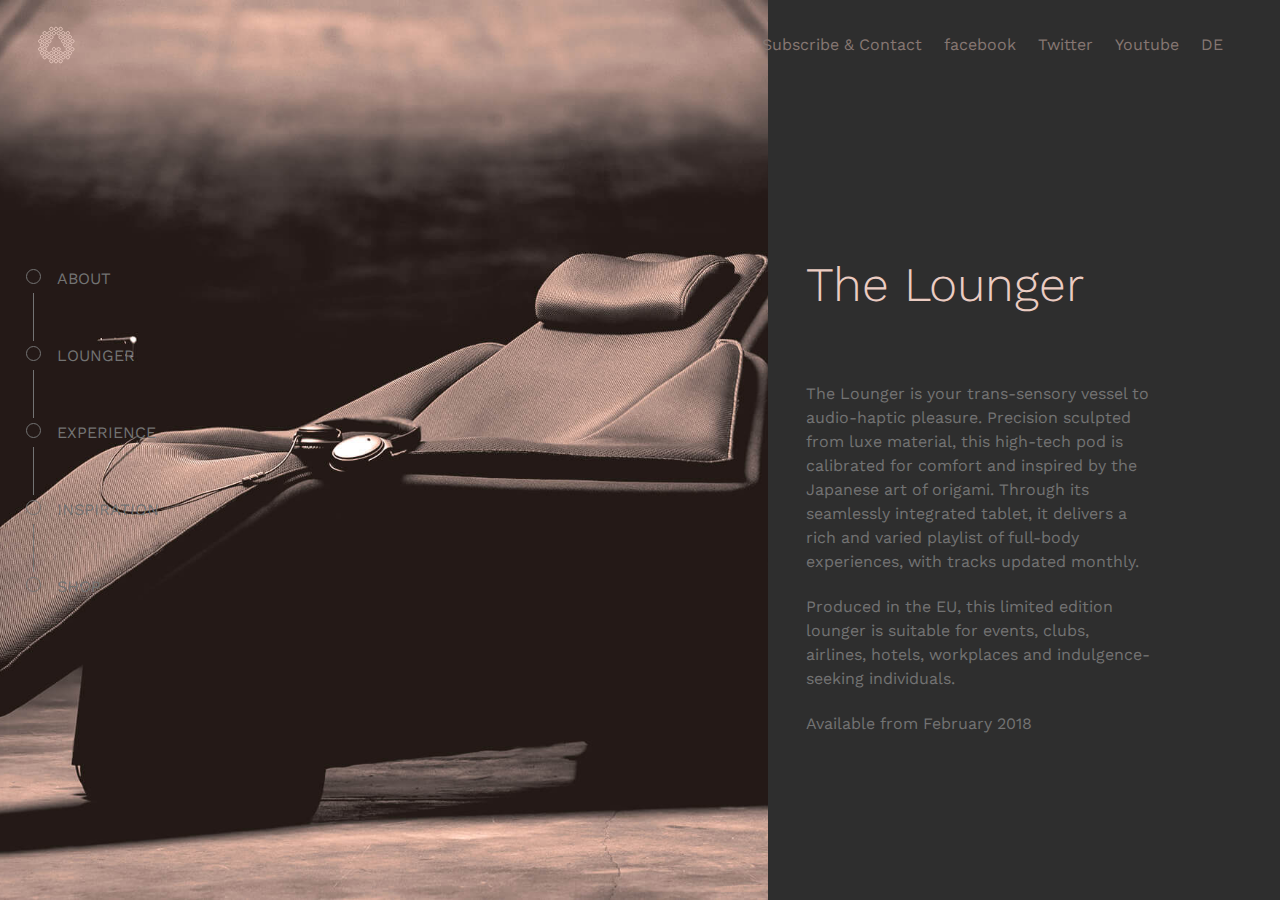
<file: lounger.html>
<!DOCTYPE html>
<html lang="en">
  <head>
    <meta charset="UTF-8" />
    <meta name="viewport" content="width=device-width, initial-scale=1.0" />
    <title>Headphones - Lounger</title>
    <link rel="stylesheet" href="./style.css" />
  </head>
  <body>
    <header>
      <nav class="nav-head">
        <svg
          width="37px"
          height="38px"
          viewBox="0 0 37 38"
          version="1.1"
          xmlns="http://www.w3.org/2000/svg"
          xmlns:xlink="http://www.w3.org/1999/xlink"
        >
          <!-- Generator: Sketch 47.1 (45422) - http://www.bohemiancoding.com/sketch -->
          <title>aurasens-icon-active</title>
          <desc>Created with Sketch.</desc>
          <defs></defs>
          <g
            id="Symbols"
            stroke="none"
            stroke-width="1"
            fill="none"
            fill-rule="evenodd"
          >
            <g
              id="nav-mobile"
              transform="translate(-20.000000, -13.000000)"
              stroke="#EBCCC2"
            >
              <g id="aurasens-icon" transform="translate(20.000000, 14.000000)">
                <g id="Aurasens-logo-(new)">
                  <path
                    d="M7.08082564,10.1882414 C7.08082564,9.272766 7.82148783,8.52824621 8.73185047,8.52824621 C9.64221312,8.52824621 10.3826906,9.272766 10.3826906,10.1882414 C10.3826906,11.1033455 9.64221312,11.8478653 8.73185047,11.8478653 C7.82148783,11.8478653 7.08082564,11.1033455 7.08082564,10.1882414 Z M15.012097,10.1882414 C15.012097,11.1033455 14.2714349,11.8478653 13.3610722,11.8478653 C12.4505249,11.8478653 11.7098627,11.1033455 11.7098627,10.1882414 C11.7098627,9.272766 12.4505249,8.52824621 13.3610722,8.52824621 C14.2714349,8.52824621 15.012097,9.272766 15.012097,10.1882414 Z M24.2705959,10.1882414 C24.2705959,11.1033455 23.5297491,11.8478653 22.6195711,11.8478653 C21.7092085,11.8478653 20.9687309,11.1033455 20.9687309,10.1882414 C20.9687309,9.272766 21.7092085,8.52824621 22.6195711,8.52824621 C23.5297491,8.52824621 24.2705959,9.272766 24.2705959,10.1882414 Z M25.5978234,10.1882414 C25.5978234,9.272766 26.3386703,8.52824621 27.2488482,8.52824621 C28.1592109,8.52824621 28.8996884,9.272766 28.8996884,10.1882414 C28.8996884,11.1033455 28.1592109,11.8478653 27.2488482,11.8478653 C26.3386703,11.8478653 25.5978234,11.1033455 25.5978234,10.1882414 Z M30.2272483,10.1882414 C30.2272483,9.272766 30.9677258,8.52824621 31.8779038,8.52824621 C32.7882664,8.52824621 33.5291133,9.272766 33.5291133,10.1882414 C33.5291133,11.1033455 32.7882664,11.8478653 31.8779038,11.8478653 C30.9677258,11.8478653 30.2272483,11.1033455 30.2272483,10.1882414 Z M33.5290948,18.175671 C33.5290948,19.0907751 32.788248,19.8352949 31.87807,19.8352949 C30.9677073,19.8352949 30.2272298,19.0907751 30.2272298,18.175671 C30.2272298,17.2605669 30.9677073,16.5160471 31.87807,16.5160471 C32.788248,16.5160471 33.5290948,17.2605669 33.5290948,18.175671 Z M6.70321904,7.88069403 C5.79267173,7.88069403 5.05182489,7.13635985 5.05182489,6.22144135 C5.05182489,5.305966 5.79267173,4.56126058 6.70321904,4.56126058 C7.61358168,4.56126058 8.35424386,5.305966 8.35424386,6.22144135 C8.35424386,7.13635985 7.61358168,7.88069403 6.70321904,7.88069403 Z M4.03146163,11.8479395 C3.12109899,11.8479395 2.38043681,11.1032341 2.38043681,10.1883156 C2.38043681,9.27284025 3.12109899,8.52813483 4.03146163,8.52813483 C4.94163962,8.52813483 5.68211715,9.27284025 5.68211715,10.1883156 C5.68211715,11.1032341 4.94163962,11.8479395 4.03146163,11.8479395 Z M2.38036294,18.175671 C2.38036294,17.2605669 3.12102513,16.5160471 4.03138777,16.5160471 C4.94175042,16.5160471 5.68222794,17.2605669 5.68222794,18.175671 C5.68222794,19.0907751 4.94175042,19.8352949 4.03138777,19.8352949 C3.12102513,19.8352949 2.38036294,19.0907751 2.38036294,18.175671 Z M11.3326439,7.88069403 C10.4217273,7.88069403 9.68088045,7.13635985 9.68088045,6.22144135 C9.68088045,5.305966 10.4217273,4.56126058 11.3326439,4.56126058 C12.2430065,4.56126058 12.9836687,5.305966 12.9836687,6.22144135 C12.9836687,7.13635985 12.2430065,7.88069403 11.3326439,7.88069403 Z M14.3102499,6.22134854 C14.3102499,5.30587319 15.0512814,4.56135339 15.9620134,4.56135339 C16.872376,4.56135339 17.6128535,5.30587319 17.6128535,6.22134854 C17.6128535,7.13645266 16.872376,7.88060122 15.9620134,7.88060122 C15.0512814,7.88060122 14.3102499,7.13645266 14.3102499,6.22134854 Z M18.9393239,6.22134854 C18.9393239,5.30587319 19.6803554,4.56135339 20.5910874,4.56135339 C21.50145,4.56135339 22.2422969,5.30587319 22.2422969,6.22134854 C22.2422969,7.13645266 21.50145,7.88060122 20.5910874,7.88060122 C19.6803554,7.88060122 18.9393239,7.13645266 18.9393239,6.22134854 Z M23.5691181,6.22134854 C23.5691181,5.30587319 24.309965,4.56135339 25.2205123,4.56135339 C26.1308749,4.56135339 26.8713524,5.30587319 26.8713524,6.22134854 C26.8713524,7.13645266 26.1308749,7.88060122 25.2205123,7.88060122 C24.309965,7.88060122 23.5691181,7.13645266 23.5691181,6.22134854 Z M29.8496417,7.88069403 C28.9387251,7.88069403 28.1978782,7.13635985 28.1978782,6.22144135 C28.1978782,5.305966 28.9387251,4.56126058 29.8496417,4.56126058 C30.7600043,4.56126058 31.5006665,5.305966 31.5006665,6.22144135 C31.5006665,7.13635985 30.7600043,7.88069403 29.8496417,7.88069403 Z M10.3826722,18.175671 C10.3826722,19.0907751 9.64219465,19.8352949 8.73201666,19.8352949 C7.82146936,19.8352949 7.08080718,19.0907751 7.08080718,18.175671 C7.08080718,17.2605669 7.82146936,16.5160471 8.73201666,16.5160471 C9.64219465,16.5160471 10.3826722,17.2605669 10.3826722,18.175671 Z M27.2489221,19.8353878 C26.3385595,19.8353878 25.5978973,19.0906823 25.5978973,18.1757638 C25.5978973,17.2606597 26.3385595,16.5159543 27.2489221,16.5159543 C28.1592848,16.5159543 28.8995776,17.2606597 28.8995776,18.1757638 C28.8995776,19.0906823 28.1592848,19.8353878 27.2489221,19.8353878 Z M6.70321904,15.8688476 C5.79267173,15.8688476 5.05182489,15.1241422 5.05182489,14.2092237 C5.05182489,13.2941196 5.79267173,12.5497854 6.70321904,12.5497854 C7.61358168,12.5497854 8.35424386,13.2941196 8.35424386,14.2092237 C8.35424386,15.1241422 7.61358168,15.8688476 6.70321904,15.8688476 Z M12.9837426,14.2091494 C12.9837426,15.1242536 12.2430804,15.8687734 11.3327178,15.8687734 C10.4218012,15.8687734 9.68076965,15.1242536 9.68076965,14.2091494 C9.68076965,13.2940453 10.4218012,12.5498968 11.3327178,12.5498968 C12.2430804,12.5498968 12.9837426,13.2940453 12.9837426,14.2091494 Z M26.8713155,14.2091494 C26.8713155,15.1242536 26.130838,15.8687734 25.22066,15.8687734 C24.309928,15.8687734 23.5690812,15.1242536 23.5690812,14.2091494 C23.5690812,13.2940453 24.309928,12.5498968 25.22066,12.5498968 C26.130838,12.5498968 26.8713155,13.2940453 26.8713155,14.2091494 Z M29.8496417,15.8688476 C28.9387251,15.8688476 28.1978782,15.1241422 28.1978782,14.2092237 C28.1978782,13.2941196 28.9387251,12.5497854 29.8496417,12.5497854 C30.7600043,12.5497854 31.5006665,13.2941196 31.5006665,14.2092237 C31.5006665,15.1241422 30.7600043,15.8688476 29.8496417,15.8688476 Z M10.3826722,26.1634905 C10.3826722,27.0785946 9.64219465,27.8231144 8.73201666,27.8231144 C7.82146936,27.8231144 7.08080718,27.0785946 7.08080718,26.1634905 C7.08080718,25.2483864 7.82146936,24.5038666 8.73201666,24.5038666 C9.64219465,24.5038666 10.3826722,25.2483864 10.3826722,26.1634905 Z M13.3609984,27.8231887 C12.4506357,27.8231887 11.7099735,27.0784832 11.7099735,26.1635647 C11.7099735,25.2484606 12.4506357,24.5037552 13.3609984,24.5037552 C14.271361,24.5037552 15.0120232,25.2484606 15.0120232,26.1635647 C15.0120232,27.0784832 14.271361,27.8231887 13.3609984,27.8231887 Z M17.9904232,27.8231887 C17.0800606,27.8231887 16.3393984,27.0784832 16.3393984,26.1635647 C16.3393984,25.2484606 17.0800606,24.5037552 17.9904232,24.5037552 C18.9007859,24.5037552 19.6410787,25.2484606 19.6410787,26.1635647 C19.6410787,27.0784832 18.9007859,27.8231887 17.9904232,27.8231887 Z M22.6194972,27.8231887 C21.7091346,27.8231887 20.9688417,27.0784832 20.9688417,26.1635647 C20.9688417,25.2484606 21.7091346,24.5037552 22.6194972,24.5037552 C23.5298599,24.5037552 24.2705221,25.2484606 24.2705221,26.1635647 C24.2705221,27.0784832 23.5298599,27.8231887 22.6194972,27.8231887 Z M28.8996515,26.1634905 C28.8996515,27.0785946 28.159174,27.8231144 27.248996,27.8231144 C26.3386333,27.8231144 25.5977865,27.0785946 25.5977865,26.1634905 C25.5977865,25.2483864 26.3386333,24.5038666 27.248996,24.5038666 C28.159174,24.5038666 28.8996515,25.2483864 28.8996515,26.1634905 Z M31.8779961,24.5037738 C32.7883588,24.5037738 33.529021,25.2484792 33.529021,26.1633977 C33.529021,27.0785018 32.7883588,27.8232072 31.8779961,27.8232072 C30.9676335,27.8232072 30.2273406,27.0785018 30.2273406,26.1633977 C30.2273406,25.2484792 30.9676335,24.5037738 31.8779961,24.5037738 Z M6.70321904,23.8562958 C5.79267173,23.8562958 5.05182489,23.1119617 5.05182489,22.1970432 C5.05182489,21.2815678 5.79267173,20.5368624 6.70321904,20.5368624 C7.61358168,20.5368624 8.35424386,21.2815678 8.35424386,22.1970432 C8.35424386,23.1119617 7.61358168,23.8562958 6.70321904,23.8562958 Z M2.16505202,15.8688476 C1.25487404,15.8688476 0.514396509,15.1241422 0.514396509,14.2092237 C0.514396509,13.2941196 1.25487404,12.5497854 2.16505202,12.5497854 C3.07541467,12.5497854 3.81607685,13.2941196 3.81607685,14.2092237 C3.81607685,15.1241422 3.07541467,15.8688476 2.16505202,15.8688476 Z M3.81615071,22.1969504 C3.81615071,23.1120545 3.07548853,23.856203 2.16512588,23.856203 C1.25476324,23.856203 0.514285714,23.1120545 0.514285714,22.1969504 C0.514285714,21.281475 1.25476324,20.5369552 2.16512588,20.5369552 C3.07548853,20.5369552 3.81615071,21.281475 3.81615071,22.1969504 Z M5.68219101,26.1634905 C5.68219101,27.0785946 4.94171348,27.8231144 4.0315355,27.8231144 C3.1209882,27.8231144 2.38032601,27.0785946 2.38032601,26.1634905 C2.38032601,25.2483864 3.1209882,24.5038666 4.0315355,24.5038666 C4.94171348,24.5038666 5.68219101,25.2483864 5.68219101,26.1634905 Z M17.6128166,22.1969504 C17.6128166,23.1120545 16.8723391,23.856203 15.9621611,23.856203 C15.0512445,23.856203 14.310213,23.1120545 14.310213,22.1969504 C14.310213,21.281475 15.0512445,20.5369552 15.9621611,20.5369552 C16.8723391,20.5369552 17.6128166,21.281475 17.6128166,22.1969504 Z M22.2422415,22.1969504 C22.2422415,23.1120545 21.5013946,23.856203 20.5912167,23.856203 C19.6803,23.856203 18.9392685,23.1120545 18.9392685,22.1969504 C18.9392685,21.281475 19.6803,20.5369552 20.5912167,20.5369552 C21.5013946,20.5369552 22.2422415,21.281475 22.2422415,22.1969504 Z M29.8496417,23.8562958 C28.9387251,23.8562958 28.1978782,23.1119617 28.1978782,22.1970432 C28.1978782,21.2815678 28.9387251,20.5368624 29.8496417,20.5368624 C30.7600043,20.5368624 31.5006665,21.2815678 31.5006665,22.1970432 C31.5006665,23.1119617 30.7600043,23.8562958 29.8496417,23.8562958 Z M34.3492337,20.5368995 C35.2595963,20.5368995 35.9998892,21.2816049 35.9998892,22.1968947 C35.9998892,23.1119988 35.2595963,23.856333 34.3492337,23.856333 C33.438871,23.856333 32.6982089,23.1119988 32.6982089,22.1968947 C32.6982089,21.2816049 33.438871,20.5368995 34.3492337,20.5368995 Z M13.3609984,3.58061422 C12.4506357,3.58061422 11.7099735,2.8359088 11.7099735,1.9209903 C11.7099735,1.00588619 12.4506357,0.261552007 13.3609984,0.261552007 C14.271361,0.261552007 15.0120232,1.00588619 15.0120232,1.9209903 C15.0120232,2.8359088 14.271361,3.58061422 13.3609984,3.58061422 Z M32.698135,14.2091494 C32.698135,13.2940453 33.4389818,12.5498968 34.3491598,12.5498968 C35.2595225,12.5498968 36,13.2940453 36,14.2091494 C36,15.1242536 35.2595225,15.8687734 34.3491598,15.8687734 C33.4389818,15.8687734 32.698135,15.1242536 32.698135,14.2091494 Z M13.3609984,32.4915747 C14.271361,32.4915747 15.0120232,33.2362801 15.0120232,34.1511986 C15.0120232,35.0663027 14.271361,35.8110081 13.3609984,35.8110081 C12.4506357,35.8110081 11.7099735,35.0663027 11.7099735,34.1511986 C11.7099735,33.2362801 12.4506357,32.4915747 13.3609984,32.4915747 Z M17.9904232,32.4915747 C18.9007859,32.4915747 19.6410787,33.2362801 19.6410787,34.1511986 C19.6410787,35.0663027 18.9007859,35.8110081 17.9904232,35.8110081 C17.0800606,35.8110081 16.3393984,35.0663027 16.3393984,34.1511986 C16.3393984,33.2362801 17.0800606,32.4915747 17.9904232,32.4915747 Z M22.6194972,32.4915747 C23.5298599,32.4915747 24.2705221,33.2362801 24.2705221,34.1511986 C24.2705221,35.0663027 23.5298599,35.8110081 22.6194972,35.8110081 C21.7091346,35.8110081 20.9688417,35.0663027 20.9688417,34.1511986 C20.9688417,33.2362801 21.7091346,32.4915747 22.6194972,32.4915747 Z M17.9904232,3.58061422 C17.0800606,3.58061422 16.3393984,2.8359088 16.3393984,1.9209903 C16.3393984,1.00588619 17.0800606,0.261552007 17.9904232,0.261552007 C18.9007859,0.261552007 19.6410787,1.00588619 19.6410787,1.9209903 C19.6410787,2.8359088 18.9007859,3.58061422 17.9904232,3.58061422 Z M22.6194972,3.58061422 C21.7091346,3.58061422 20.9688417,2.8359088 20.9688417,1.9209903 C20.9688417,1.00588619 21.7091346,0.261552007 22.6194972,0.261552007 C23.5298599,0.261552007 24.2705221,1.00588619 24.2705221,1.9209903 C24.2705221,2.8359088 23.5298599,3.58061422 22.6194972,3.58061422 Z M6.70321904,28.5247004 C7.61358168,28.5247004 8.35424386,29.2694058 8.35424386,30.1843243 C8.35424386,31.0994285 7.61358168,31.8441339 6.70321904,31.8441339 C5.79267173,31.8441339 5.05182489,31.0994285 5.05182489,30.1843243 C5.05182489,29.2694058 5.79267173,28.5247004 6.70321904,28.5247004 Z M12.9837426,30.1843986 C12.9837426,31.0995027 12.2430804,31.8440225 11.3327178,31.8440225 C10.4218012,31.8440225 9.68076965,31.0995027 9.68076965,30.1843986 C9.68076965,29.2692945 10.4218012,28.5247747 11.3327178,28.5247747 C12.2430804,28.5247747 12.9837426,29.2692945 12.9837426,30.1843986 Z M17.6128166,30.1843986 C17.6128166,31.0995027 16.8723391,31.8440225 15.9621611,31.8440225 C15.0512445,31.8440225 14.310213,31.0995027 14.310213,30.1843986 C14.310213,29.2692945 15.0512445,28.5247747 15.9621611,28.5247747 C16.8723391,28.5247747 17.6128166,29.2692945 17.6128166,30.1843986 Z M22.2422415,30.1843986 C22.2422415,31.0995027 21.5013946,31.8440225 20.5912167,31.8440225 C19.6803,31.8440225 18.9392685,31.0995027 18.9392685,30.1843986 C18.9392685,29.2692945 19.6803,28.5247747 20.5912167,28.5247747 C21.5013946,28.5247747 22.2422415,29.2692945 22.2422415,30.1843986 Z M25.2205677,28.5247004 C26.1309303,28.5247004 26.8712232,29.2694058 26.8712232,30.1843243 C26.8712232,31.0994285 26.1309303,31.8441339 25.2205677,31.8441339 C24.3098357,31.8441339 23.5691735,31.0994285 23.5691735,30.1843243 C23.5691735,29.2694058 24.3098357,28.5247004 25.2205677,28.5247004 Z M29.8496417,28.5247004 C30.7600043,28.5247004 31.5006665,29.2694058 31.5006665,30.1843243 C31.5006665,31.0994285 30.7600043,31.8441339 29.8496417,31.8441339 C28.9387251,31.8441339 28.1978782,31.0994285 28.1978782,30.1843243 C28.1978782,29.2694058 28.9387251,28.5247004 29.8496417,28.5247004 Z"
                    id="Combined-Shape"
                  ></path>
                </g>
              </g>
            </g>
          </g>
        </svg>
        <div class="nav-head-links">
          <a href="./subscribe-contact.html">Subscribe & Contact</a>
          <a href="#">facebook</a>
          <a href="#">Twitter</a>
          <a href="#">Youtube</a>
          <a href="#">DE</a>
        </div>
      </nav>
      <div class="sticky-wrapper">
        <div class="nav-side">
          <a href="./index.html"><span class="dot"></span>ABOUT</a>
          <div class="nav-line"></div>

          <a href="./lounger.html"><span class="dot"></span>LOUNGER</a>
          <div class="nav-line"></div>

          <a href="./experience.html"><span class="dot"></span>EXPERIENCE</a>
          <div class="nav-line"></div>

          <a href="./inspiration.html"><span class="dot"></span>INSPIRATION</a>
          <div class="nav-line"></div>

          <a href="./shop.html"><span class="dot"></span>SHOP</a>
        </div>
      </div>
    </header>
    <main>
      <section class="experience">
        <img src="./assets/img/section-voyager.jpg" alt="Lounger image" />
        <article>
          <h1>The Lounger</h1>
          <p>
            The Lounger is your trans-sensory vessel to audio-haptic pleasure.
            Precision sculpted from luxe material, this high-tech pod is
            calibrated for comfort and inspired by the Japanese art of origami.
            Through its seamlessly integrated tablet, it delivers a rich and
            varied playlist of full-body experiences, with tracks updated
            monthly.
          </p>
          <p>
            Produced in the EU, this limited edition lounger is suitable for
            events, clubs, airlines, hotels, workplaces and indulgence-seeking
            individuals.
          </p>
          <p>Available from February 2018</p>
        </article>
      </section>
    </main>
  </body>
</html>
</file>
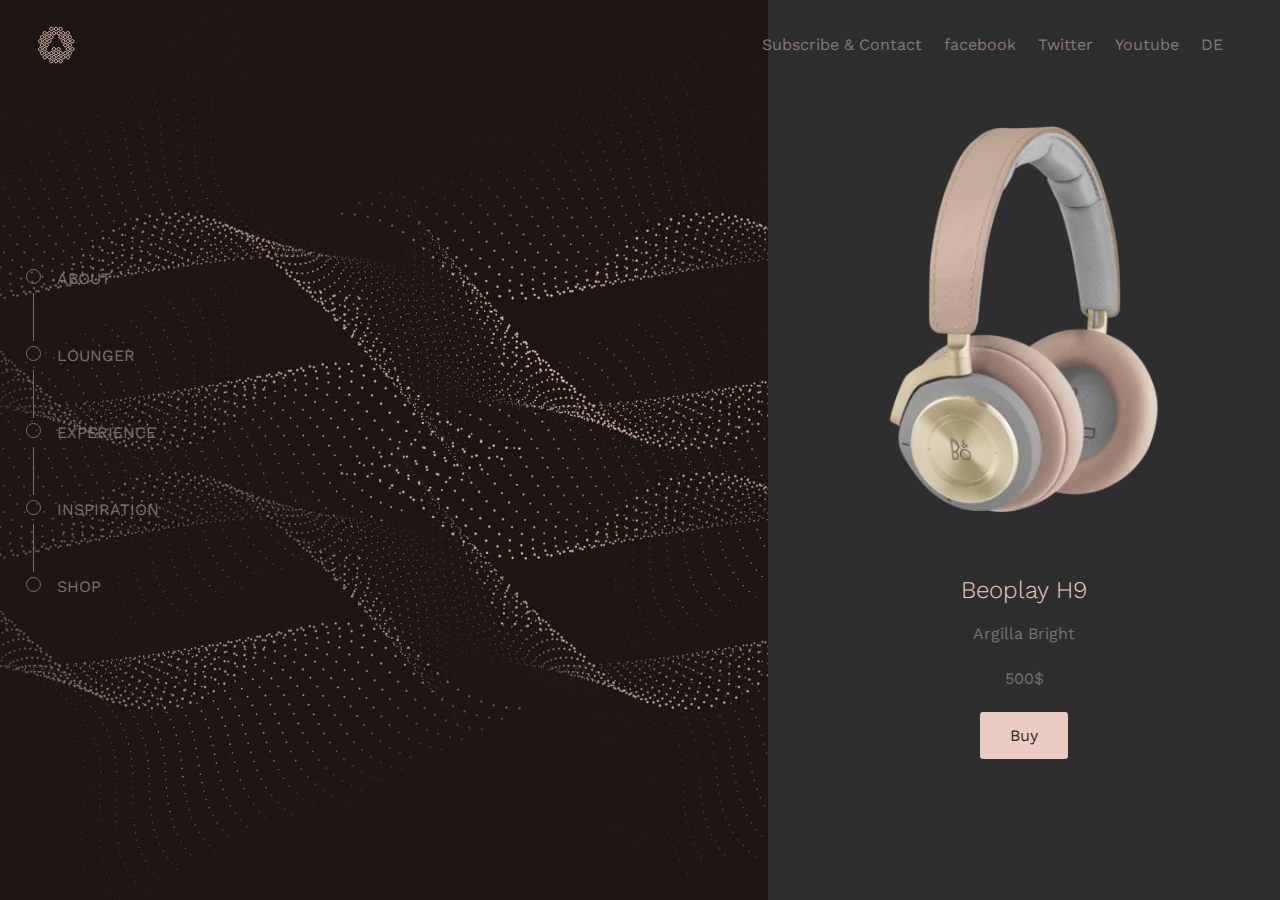
<file: shop.html>
<!DOCTYPE html>
<html lang="en">
  <head>
    <meta charset="UTF-8" />
    <meta name="viewport" content="width=device-width, initial-scale=1.0" />
    <title>Headphones - Shop</title>
    <link rel="stylesheet" href="./style.css" />
  </head>
  <body>
    <header>
      <nav class="nav-head">
        <svg
          width="37px"
          height="38px"
          viewBox="0 0 37 38"
          version="1.1"
          xmlns="http://www.w3.org/2000/svg"
          xmlns:xlink="http://www.w3.org/1999/xlink"
        >
          <!-- Generator: Sketch 47.1 (45422) - http://www.bohemiancoding.com/sketch -->
          <title>aurasens-icon-active</title>
          <desc>Created with Sketch.</desc>
          <defs></defs>
          <g
            id="Symbols"
            stroke="none"
            stroke-width="1"
            fill="none"
            fill-rule="evenodd"
          >
            <g
              id="nav-mobile"
              transform="translate(-20.000000, -13.000000)"
              stroke="#EBCCC2"
            >
              <g id="aurasens-icon" transform="translate(20.000000, 14.000000)">
                <g id="Aurasens-logo-(new)">
                  <path
                    d="M7.08082564,10.1882414 C7.08082564,9.272766 7.82148783,8.52824621 8.73185047,8.52824621 C9.64221312,8.52824621 10.3826906,9.272766 10.3826906,10.1882414 C10.3826906,11.1033455 9.64221312,11.8478653 8.73185047,11.8478653 C7.82148783,11.8478653 7.08082564,11.1033455 7.08082564,10.1882414 Z M15.012097,10.1882414 C15.012097,11.1033455 14.2714349,11.8478653 13.3610722,11.8478653 C12.4505249,11.8478653 11.7098627,11.1033455 11.7098627,10.1882414 C11.7098627,9.272766 12.4505249,8.52824621 13.3610722,8.52824621 C14.2714349,8.52824621 15.012097,9.272766 15.012097,10.1882414 Z M24.2705959,10.1882414 C24.2705959,11.1033455 23.5297491,11.8478653 22.6195711,11.8478653 C21.7092085,11.8478653 20.9687309,11.1033455 20.9687309,10.1882414 C20.9687309,9.272766 21.7092085,8.52824621 22.6195711,8.52824621 C23.5297491,8.52824621 24.2705959,9.272766 24.2705959,10.1882414 Z M25.5978234,10.1882414 C25.5978234,9.272766 26.3386703,8.52824621 27.2488482,8.52824621 C28.1592109,8.52824621 28.8996884,9.272766 28.8996884,10.1882414 C28.8996884,11.1033455 28.1592109,11.8478653 27.2488482,11.8478653 C26.3386703,11.8478653 25.5978234,11.1033455 25.5978234,10.1882414 Z M30.2272483,10.1882414 C30.2272483,9.272766 30.9677258,8.52824621 31.8779038,8.52824621 C32.7882664,8.52824621 33.5291133,9.272766 33.5291133,10.1882414 C33.5291133,11.1033455 32.7882664,11.8478653 31.8779038,11.8478653 C30.9677258,11.8478653 30.2272483,11.1033455 30.2272483,10.1882414 Z M33.5290948,18.175671 C33.5290948,19.0907751 32.788248,19.8352949 31.87807,19.8352949 C30.9677073,19.8352949 30.2272298,19.0907751 30.2272298,18.175671 C30.2272298,17.2605669 30.9677073,16.5160471 31.87807,16.5160471 C32.788248,16.5160471 33.5290948,17.2605669 33.5290948,18.175671 Z M6.70321904,7.88069403 C5.79267173,7.88069403 5.05182489,7.13635985 5.05182489,6.22144135 C5.05182489,5.305966 5.79267173,4.56126058 6.70321904,4.56126058 C7.61358168,4.56126058 8.35424386,5.305966 8.35424386,6.22144135 C8.35424386,7.13635985 7.61358168,7.88069403 6.70321904,7.88069403 Z M4.03146163,11.8479395 C3.12109899,11.8479395 2.38043681,11.1032341 2.38043681,10.1883156 C2.38043681,9.27284025 3.12109899,8.52813483 4.03146163,8.52813483 C4.94163962,8.52813483 5.68211715,9.27284025 5.68211715,10.1883156 C5.68211715,11.1032341 4.94163962,11.8479395 4.03146163,11.8479395 Z M2.38036294,18.175671 C2.38036294,17.2605669 3.12102513,16.5160471 4.03138777,16.5160471 C4.94175042,16.5160471 5.68222794,17.2605669 5.68222794,18.175671 C5.68222794,19.0907751 4.94175042,19.8352949 4.03138777,19.8352949 C3.12102513,19.8352949 2.38036294,19.0907751 2.38036294,18.175671 Z M11.3326439,7.88069403 C10.4217273,7.88069403 9.68088045,7.13635985 9.68088045,6.22144135 C9.68088045,5.305966 10.4217273,4.56126058 11.3326439,4.56126058 C12.2430065,4.56126058 12.9836687,5.305966 12.9836687,6.22144135 C12.9836687,7.13635985 12.2430065,7.88069403 11.3326439,7.88069403 Z M14.3102499,6.22134854 C14.3102499,5.30587319 15.0512814,4.56135339 15.9620134,4.56135339 C16.872376,4.56135339 17.6128535,5.30587319 17.6128535,6.22134854 C17.6128535,7.13645266 16.872376,7.88060122 15.9620134,7.88060122 C15.0512814,7.88060122 14.3102499,7.13645266 14.3102499,6.22134854 Z M18.9393239,6.22134854 C18.9393239,5.30587319 19.6803554,4.56135339 20.5910874,4.56135339 C21.50145,4.56135339 22.2422969,5.30587319 22.2422969,6.22134854 C22.2422969,7.13645266 21.50145,7.88060122 20.5910874,7.88060122 C19.6803554,7.88060122 18.9393239,7.13645266 18.9393239,6.22134854 Z M23.5691181,6.22134854 C23.5691181,5.30587319 24.309965,4.56135339 25.2205123,4.56135339 C26.1308749,4.56135339 26.8713524,5.30587319 26.8713524,6.22134854 C26.8713524,7.13645266 26.1308749,7.88060122 25.2205123,7.88060122 C24.309965,7.88060122 23.5691181,7.13645266 23.5691181,6.22134854 Z M29.8496417,7.88069403 C28.9387251,7.88069403 28.1978782,7.13635985 28.1978782,6.22144135 C28.1978782,5.305966 28.9387251,4.56126058 29.8496417,4.56126058 C30.7600043,4.56126058 31.5006665,5.305966 31.5006665,6.22144135 C31.5006665,7.13635985 30.7600043,7.88069403 29.8496417,7.88069403 Z M10.3826722,18.175671 C10.3826722,19.0907751 9.64219465,19.8352949 8.73201666,19.8352949 C7.82146936,19.8352949 7.08080718,19.0907751 7.08080718,18.175671 C7.08080718,17.2605669 7.82146936,16.5160471 8.73201666,16.5160471 C9.64219465,16.5160471 10.3826722,17.2605669 10.3826722,18.175671 Z M27.2489221,19.8353878 C26.3385595,19.8353878 25.5978973,19.0906823 25.5978973,18.1757638 C25.5978973,17.2606597 26.3385595,16.5159543 27.2489221,16.5159543 C28.1592848,16.5159543 28.8995776,17.2606597 28.8995776,18.1757638 C28.8995776,19.0906823 28.1592848,19.8353878 27.2489221,19.8353878 Z M6.70321904,15.8688476 C5.79267173,15.8688476 5.05182489,15.1241422 5.05182489,14.2092237 C5.05182489,13.2941196 5.79267173,12.5497854 6.70321904,12.5497854 C7.61358168,12.5497854 8.35424386,13.2941196 8.35424386,14.2092237 C8.35424386,15.1241422 7.61358168,15.8688476 6.70321904,15.8688476 Z M12.9837426,14.2091494 C12.9837426,15.1242536 12.2430804,15.8687734 11.3327178,15.8687734 C10.4218012,15.8687734 9.68076965,15.1242536 9.68076965,14.2091494 C9.68076965,13.2940453 10.4218012,12.5498968 11.3327178,12.5498968 C12.2430804,12.5498968 12.9837426,13.2940453 12.9837426,14.2091494 Z M26.8713155,14.2091494 C26.8713155,15.1242536 26.130838,15.8687734 25.22066,15.8687734 C24.309928,15.8687734 23.5690812,15.1242536 23.5690812,14.2091494 C23.5690812,13.2940453 24.309928,12.5498968 25.22066,12.5498968 C26.130838,12.5498968 26.8713155,13.2940453 26.8713155,14.2091494 Z M29.8496417,15.8688476 C28.9387251,15.8688476 28.1978782,15.1241422 28.1978782,14.2092237 C28.1978782,13.2941196 28.9387251,12.5497854 29.8496417,12.5497854 C30.7600043,12.5497854 31.5006665,13.2941196 31.5006665,14.2092237 C31.5006665,15.1241422 30.7600043,15.8688476 29.8496417,15.8688476 Z M10.3826722,26.1634905 C10.3826722,27.0785946 9.64219465,27.8231144 8.73201666,27.8231144 C7.82146936,27.8231144 7.08080718,27.0785946 7.08080718,26.1634905 C7.08080718,25.2483864 7.82146936,24.5038666 8.73201666,24.5038666 C9.64219465,24.5038666 10.3826722,25.2483864 10.3826722,26.1634905 Z M13.3609984,27.8231887 C12.4506357,27.8231887 11.7099735,27.0784832 11.7099735,26.1635647 C11.7099735,25.2484606 12.4506357,24.5037552 13.3609984,24.5037552 C14.271361,24.5037552 15.0120232,25.2484606 15.0120232,26.1635647 C15.0120232,27.0784832 14.271361,27.8231887 13.3609984,27.8231887 Z M17.9904232,27.8231887 C17.0800606,27.8231887 16.3393984,27.0784832 16.3393984,26.1635647 C16.3393984,25.2484606 17.0800606,24.5037552 17.9904232,24.5037552 C18.9007859,24.5037552 19.6410787,25.2484606 19.6410787,26.1635647 C19.6410787,27.0784832 18.9007859,27.8231887 17.9904232,27.8231887 Z M22.6194972,27.8231887 C21.7091346,27.8231887 20.9688417,27.0784832 20.9688417,26.1635647 C20.9688417,25.2484606 21.7091346,24.5037552 22.6194972,24.5037552 C23.5298599,24.5037552 24.2705221,25.2484606 24.2705221,26.1635647 C24.2705221,27.0784832 23.5298599,27.8231887 22.6194972,27.8231887 Z M28.8996515,26.1634905 C28.8996515,27.0785946 28.159174,27.8231144 27.248996,27.8231144 C26.3386333,27.8231144 25.5977865,27.0785946 25.5977865,26.1634905 C25.5977865,25.2483864 26.3386333,24.5038666 27.248996,24.5038666 C28.159174,24.5038666 28.8996515,25.2483864 28.8996515,26.1634905 Z M31.8779961,24.5037738 C32.7883588,24.5037738 33.529021,25.2484792 33.529021,26.1633977 C33.529021,27.0785018 32.7883588,27.8232072 31.8779961,27.8232072 C30.9676335,27.8232072 30.2273406,27.0785018 30.2273406,26.1633977 C30.2273406,25.2484792 30.9676335,24.5037738 31.8779961,24.5037738 Z M6.70321904,23.8562958 C5.79267173,23.8562958 5.05182489,23.1119617 5.05182489,22.1970432 C5.05182489,21.2815678 5.79267173,20.5368624 6.70321904,20.5368624 C7.61358168,20.5368624 8.35424386,21.2815678 8.35424386,22.1970432 C8.35424386,23.1119617 7.61358168,23.8562958 6.70321904,23.8562958 Z M2.16505202,15.8688476 C1.25487404,15.8688476 0.514396509,15.1241422 0.514396509,14.2092237 C0.514396509,13.2941196 1.25487404,12.5497854 2.16505202,12.5497854 C3.07541467,12.5497854 3.81607685,13.2941196 3.81607685,14.2092237 C3.81607685,15.1241422 3.07541467,15.8688476 2.16505202,15.8688476 Z M3.81615071,22.1969504 C3.81615071,23.1120545 3.07548853,23.856203 2.16512588,23.856203 C1.25476324,23.856203 0.514285714,23.1120545 0.514285714,22.1969504 C0.514285714,21.281475 1.25476324,20.5369552 2.16512588,20.5369552 C3.07548853,20.5369552 3.81615071,21.281475 3.81615071,22.1969504 Z M5.68219101,26.1634905 C5.68219101,27.0785946 4.94171348,27.8231144 4.0315355,27.8231144 C3.1209882,27.8231144 2.38032601,27.0785946 2.38032601,26.1634905 C2.38032601,25.2483864 3.1209882,24.5038666 4.0315355,24.5038666 C4.94171348,24.5038666 5.68219101,25.2483864 5.68219101,26.1634905 Z M17.6128166,22.1969504 C17.6128166,23.1120545 16.8723391,23.856203 15.9621611,23.856203 C15.0512445,23.856203 14.310213,23.1120545 14.310213,22.1969504 C14.310213,21.281475 15.0512445,20.5369552 15.9621611,20.5369552 C16.8723391,20.5369552 17.6128166,21.281475 17.6128166,22.1969504 Z M22.2422415,22.1969504 C22.2422415,23.1120545 21.5013946,23.856203 20.5912167,23.856203 C19.6803,23.856203 18.9392685,23.1120545 18.9392685,22.1969504 C18.9392685,21.281475 19.6803,20.5369552 20.5912167,20.5369552 C21.5013946,20.5369552 22.2422415,21.281475 22.2422415,22.1969504 Z M29.8496417,23.8562958 C28.9387251,23.8562958 28.1978782,23.1119617 28.1978782,22.1970432 C28.1978782,21.2815678 28.9387251,20.5368624 29.8496417,20.5368624 C30.7600043,20.5368624 31.5006665,21.2815678 31.5006665,22.1970432 C31.5006665,23.1119617 30.7600043,23.8562958 29.8496417,23.8562958 Z M34.3492337,20.5368995 C35.2595963,20.5368995 35.9998892,21.2816049 35.9998892,22.1968947 C35.9998892,23.1119988 35.2595963,23.856333 34.3492337,23.856333 C33.438871,23.856333 32.6982089,23.1119988 32.6982089,22.1968947 C32.6982089,21.2816049 33.438871,20.5368995 34.3492337,20.5368995 Z M13.3609984,3.58061422 C12.4506357,3.58061422 11.7099735,2.8359088 11.7099735,1.9209903 C11.7099735,1.00588619 12.4506357,0.261552007 13.3609984,0.261552007 C14.271361,0.261552007 15.0120232,1.00588619 15.0120232,1.9209903 C15.0120232,2.8359088 14.271361,3.58061422 13.3609984,3.58061422 Z M32.698135,14.2091494 C32.698135,13.2940453 33.4389818,12.5498968 34.3491598,12.5498968 C35.2595225,12.5498968 36,13.2940453 36,14.2091494 C36,15.1242536 35.2595225,15.8687734 34.3491598,15.8687734 C33.4389818,15.8687734 32.698135,15.1242536 32.698135,14.2091494 Z M13.3609984,32.4915747 C14.271361,32.4915747 15.0120232,33.2362801 15.0120232,34.1511986 C15.0120232,35.0663027 14.271361,35.8110081 13.3609984,35.8110081 C12.4506357,35.8110081 11.7099735,35.0663027 11.7099735,34.1511986 C11.7099735,33.2362801 12.4506357,32.4915747 13.3609984,32.4915747 Z M17.9904232,32.4915747 C18.9007859,32.4915747 19.6410787,33.2362801 19.6410787,34.1511986 C19.6410787,35.0663027 18.9007859,35.8110081 17.9904232,35.8110081 C17.0800606,35.8110081 16.3393984,35.0663027 16.3393984,34.1511986 C16.3393984,33.2362801 17.0800606,32.4915747 17.9904232,32.4915747 Z M22.6194972,32.4915747 C23.5298599,32.4915747 24.2705221,33.2362801 24.2705221,34.1511986 C24.2705221,35.0663027 23.5298599,35.8110081 22.6194972,35.8110081 C21.7091346,35.8110081 20.9688417,35.0663027 20.9688417,34.1511986 C20.9688417,33.2362801 21.7091346,32.4915747 22.6194972,32.4915747 Z M17.9904232,3.58061422 C17.0800606,3.58061422 16.3393984,2.8359088 16.3393984,1.9209903 C16.3393984,1.00588619 17.0800606,0.261552007 17.9904232,0.261552007 C18.9007859,0.261552007 19.6410787,1.00588619 19.6410787,1.9209903 C19.6410787,2.8359088 18.9007859,3.58061422 17.9904232,3.58061422 Z M22.6194972,3.58061422 C21.7091346,3.58061422 20.9688417,2.8359088 20.9688417,1.9209903 C20.9688417,1.00588619 21.7091346,0.261552007 22.6194972,0.261552007 C23.5298599,0.261552007 24.2705221,1.00588619 24.2705221,1.9209903 C24.2705221,2.8359088 23.5298599,3.58061422 22.6194972,3.58061422 Z M6.70321904,28.5247004 C7.61358168,28.5247004 8.35424386,29.2694058 8.35424386,30.1843243 C8.35424386,31.0994285 7.61358168,31.8441339 6.70321904,31.8441339 C5.79267173,31.8441339 5.05182489,31.0994285 5.05182489,30.1843243 C5.05182489,29.2694058 5.79267173,28.5247004 6.70321904,28.5247004 Z M12.9837426,30.1843986 C12.9837426,31.0995027 12.2430804,31.8440225 11.3327178,31.8440225 C10.4218012,31.8440225 9.68076965,31.0995027 9.68076965,30.1843986 C9.68076965,29.2692945 10.4218012,28.5247747 11.3327178,28.5247747 C12.2430804,28.5247747 12.9837426,29.2692945 12.9837426,30.1843986 Z M17.6128166,30.1843986 C17.6128166,31.0995027 16.8723391,31.8440225 15.9621611,31.8440225 C15.0512445,31.8440225 14.310213,31.0995027 14.310213,30.1843986 C14.310213,29.2692945 15.0512445,28.5247747 15.9621611,28.5247747 C16.8723391,28.5247747 17.6128166,29.2692945 17.6128166,30.1843986 Z M22.2422415,30.1843986 C22.2422415,31.0995027 21.5013946,31.8440225 20.5912167,31.8440225 C19.6803,31.8440225 18.9392685,31.0995027 18.9392685,30.1843986 C18.9392685,29.2692945 19.6803,28.5247747 20.5912167,28.5247747 C21.5013946,28.5247747 22.2422415,29.2692945 22.2422415,30.1843986 Z M25.2205677,28.5247004 C26.1309303,28.5247004 26.8712232,29.2694058 26.8712232,30.1843243 C26.8712232,31.0994285 26.1309303,31.8441339 25.2205677,31.8441339 C24.3098357,31.8441339 23.5691735,31.0994285 23.5691735,30.1843243 C23.5691735,29.2694058 24.3098357,28.5247004 25.2205677,28.5247004 Z M29.8496417,28.5247004 C30.7600043,28.5247004 31.5006665,29.2694058 31.5006665,30.1843243 C31.5006665,31.0994285 30.7600043,31.8441339 29.8496417,31.8441339 C28.9387251,31.8441339 28.1978782,31.0994285 28.1978782,30.1843243 C28.1978782,29.2694058 28.9387251,28.5247004 29.8496417,28.5247004 Z"
                    id="Combined-Shape"
                  ></path>
                </g>
              </g>
            </g>
          </g>
        </svg>
        <div class="nav-head-links">
          <a href="./subscribe-contact.html">Subscribe & Contact</a>
          <a href="#">facebook</a>
          <a href="#">Twitter</a>
          <a href="#">Youtube</a>
          <a href="#">DE</a>
        </div>
      </nav>
      <div class="sticky-wrapper">
        <div class="nav-side">
          <a href="./index.html"><span class="dot"></span>ABOUT</a>
          <div class="nav-line"></div>

          <a href="./lounger.html"><span class="dot"></span>LOUNGER</a>
          <div class="nav-line"></div>

          <a href="./experience.html"><span class="dot"></span>EXPERIENCE</a>
          <div class="nav-line"></div>

          <a href="./inspiration.html"><span class="dot"></span>INSPIRATION</a>
          <div class="nav-line"></div>

          <a href="./shop.html"><span class="dot"></span>SHOP</a>
        </div>
      </div>
    </header>
    <main>
      <section class="shop">
        <img
          src="./assets/img/section-composition4.jpg"
          alt="Shop nebula image"
        />
        <article>
          <div class="shop-item">
            <img
              src="./assets/img/h9-argilla-bright-hero-1000x1000.webp"
              alt="Argilla headphones product image"
            />
            <h3>Beoplay H9</h3>
            <p>Argilla Bright</p>
            <p>500$</p>
            <a href="#" class="button-1">Buy</a>
          </div>
        </article>
      </section>
    </main>
  </body>
</html>
</file>
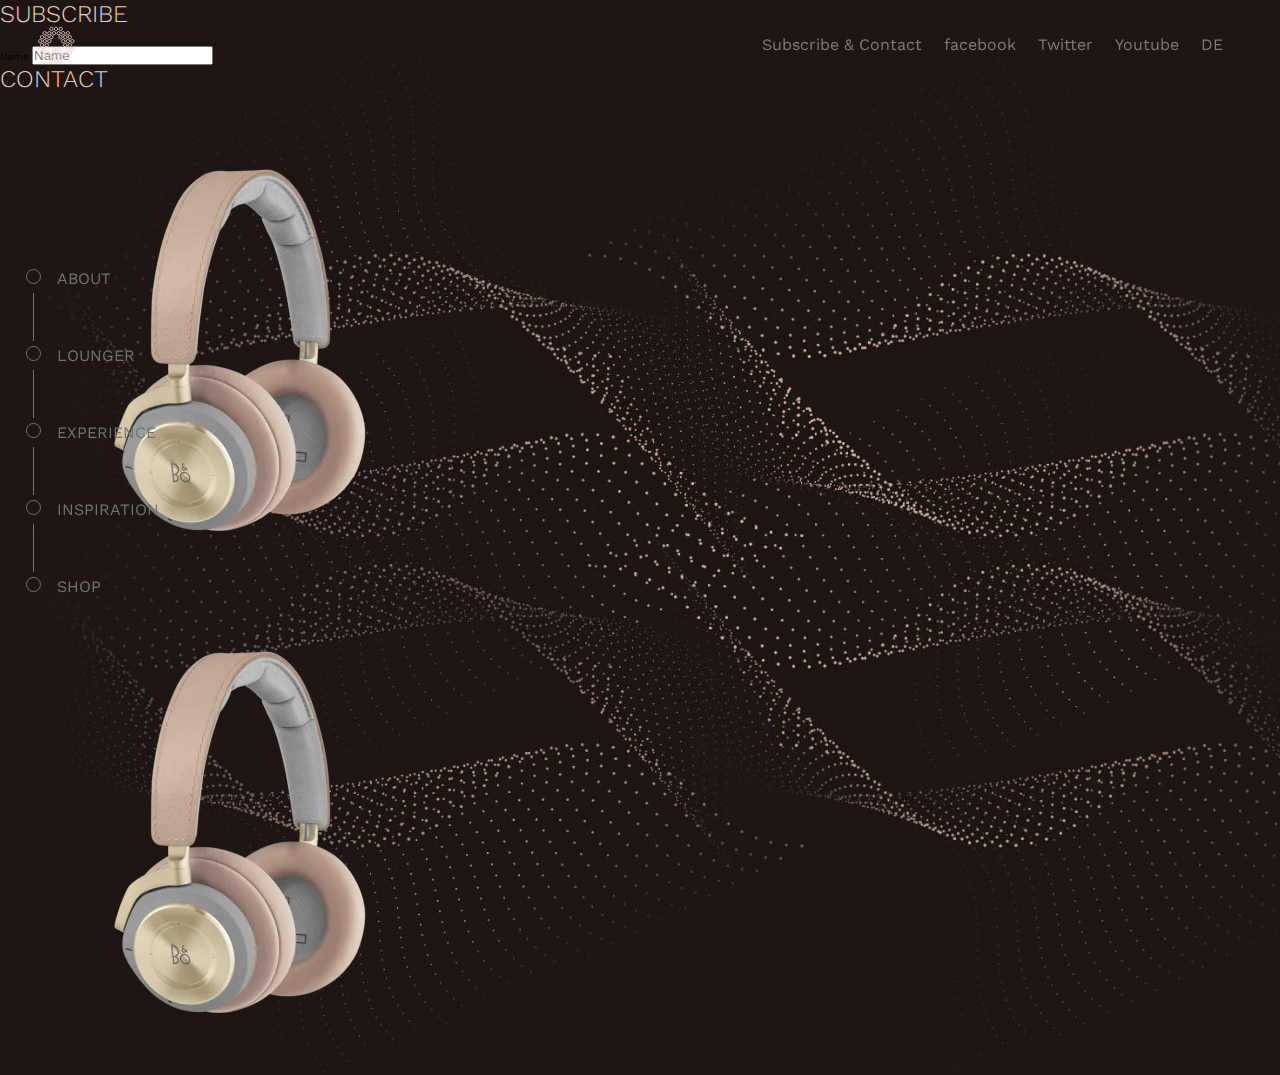
<file: subscribe-contact.html>
<!DOCTYPE html>
<html lang="en">
  <head>
    <meta charset="UTF-8" />
    <meta name="viewport" content="width=device-width, initial-scale=1.0" />
    <title>Headphones - Experience</title>
    <link rel="stylesheet" href="./style.css" />
  </head>
  <body>
    <header>
      <nav class="nav-head">
        <svg
          width="37px"
          height="38px"
          viewBox="0 0 37 38"
          version="1.1"
          xmlns="http://www.w3.org/2000/svg"
          xmlns:xlink="http://www.w3.org/1999/xlink"
        >
          <!-- Generator: Sketch 47.1 (45422) - http://www.bohemiancoding.com/sketch -->
          <title>aurasens-icon-active</title>
          <desc>Created with Sketch.</desc>
          <defs></defs>
          <g
            id="Symbols"
            stroke="none"
            stroke-width="1"
            fill="none"
            fill-rule="evenodd"
          >
            <g
              id="nav-mobile"
              transform="translate(-20.000000, -13.000000)"
              stroke="#EBCCC2"
            >
              <g id="aurasens-icon" transform="translate(20.000000, 14.000000)">
                <g id="Aurasens-logo-(new)">
                  <path
                    d="M7.08082564,10.1882414 C7.08082564,9.272766 7.82148783,8.52824621 8.73185047,8.52824621 C9.64221312,8.52824621 10.3826906,9.272766 10.3826906,10.1882414 C10.3826906,11.1033455 9.64221312,11.8478653 8.73185047,11.8478653 C7.82148783,11.8478653 7.08082564,11.1033455 7.08082564,10.1882414 Z M15.012097,10.1882414 C15.012097,11.1033455 14.2714349,11.8478653 13.3610722,11.8478653 C12.4505249,11.8478653 11.7098627,11.1033455 11.7098627,10.1882414 C11.7098627,9.272766 12.4505249,8.52824621 13.3610722,8.52824621 C14.2714349,8.52824621 15.012097,9.272766 15.012097,10.1882414 Z M24.2705959,10.1882414 C24.2705959,11.1033455 23.5297491,11.8478653 22.6195711,11.8478653 C21.7092085,11.8478653 20.9687309,11.1033455 20.9687309,10.1882414 C20.9687309,9.272766 21.7092085,8.52824621 22.6195711,8.52824621 C23.5297491,8.52824621 24.2705959,9.272766 24.2705959,10.1882414 Z M25.5978234,10.1882414 C25.5978234,9.272766 26.3386703,8.52824621 27.2488482,8.52824621 C28.1592109,8.52824621 28.8996884,9.272766 28.8996884,10.1882414 C28.8996884,11.1033455 28.1592109,11.8478653 27.2488482,11.8478653 C26.3386703,11.8478653 25.5978234,11.1033455 25.5978234,10.1882414 Z M30.2272483,10.1882414 C30.2272483,9.272766 30.9677258,8.52824621 31.8779038,8.52824621 C32.7882664,8.52824621 33.5291133,9.272766 33.5291133,10.1882414 C33.5291133,11.1033455 32.7882664,11.8478653 31.8779038,11.8478653 C30.9677258,11.8478653 30.2272483,11.1033455 30.2272483,10.1882414 Z M33.5290948,18.175671 C33.5290948,19.0907751 32.788248,19.8352949 31.87807,19.8352949 C30.9677073,19.8352949 30.2272298,19.0907751 30.2272298,18.175671 C30.2272298,17.2605669 30.9677073,16.5160471 31.87807,16.5160471 C32.788248,16.5160471 33.5290948,17.2605669 33.5290948,18.175671 Z M6.70321904,7.88069403 C5.79267173,7.88069403 5.05182489,7.13635985 5.05182489,6.22144135 C5.05182489,5.305966 5.79267173,4.56126058 6.70321904,4.56126058 C7.61358168,4.56126058 8.35424386,5.305966 8.35424386,6.22144135 C8.35424386,7.13635985 7.61358168,7.88069403 6.70321904,7.88069403 Z M4.03146163,11.8479395 C3.12109899,11.8479395 2.38043681,11.1032341 2.38043681,10.1883156 C2.38043681,9.27284025 3.12109899,8.52813483 4.03146163,8.52813483 C4.94163962,8.52813483 5.68211715,9.27284025 5.68211715,10.1883156 C5.68211715,11.1032341 4.94163962,11.8479395 4.03146163,11.8479395 Z M2.38036294,18.175671 C2.38036294,17.2605669 3.12102513,16.5160471 4.03138777,16.5160471 C4.94175042,16.5160471 5.68222794,17.2605669 5.68222794,18.175671 C5.68222794,19.0907751 4.94175042,19.8352949 4.03138777,19.8352949 C3.12102513,19.8352949 2.38036294,19.0907751 2.38036294,18.175671 Z M11.3326439,7.88069403 C10.4217273,7.88069403 9.68088045,7.13635985 9.68088045,6.22144135 C9.68088045,5.305966 10.4217273,4.56126058 11.3326439,4.56126058 C12.2430065,4.56126058 12.9836687,5.305966 12.9836687,6.22144135 C12.9836687,7.13635985 12.2430065,7.88069403 11.3326439,7.88069403 Z M14.3102499,6.22134854 C14.3102499,5.30587319 15.0512814,4.56135339 15.9620134,4.56135339 C16.872376,4.56135339 17.6128535,5.30587319 17.6128535,6.22134854 C17.6128535,7.13645266 16.872376,7.88060122 15.9620134,7.88060122 C15.0512814,7.88060122 14.3102499,7.13645266 14.3102499,6.22134854 Z M18.9393239,6.22134854 C18.9393239,5.30587319 19.6803554,4.56135339 20.5910874,4.56135339 C21.50145,4.56135339 22.2422969,5.30587319 22.2422969,6.22134854 C22.2422969,7.13645266 21.50145,7.88060122 20.5910874,7.88060122 C19.6803554,7.88060122 18.9393239,7.13645266 18.9393239,6.22134854 Z M23.5691181,6.22134854 C23.5691181,5.30587319 24.309965,4.56135339 25.2205123,4.56135339 C26.1308749,4.56135339 26.8713524,5.30587319 26.8713524,6.22134854 C26.8713524,7.13645266 26.1308749,7.88060122 25.2205123,7.88060122 C24.309965,7.88060122 23.5691181,7.13645266 23.5691181,6.22134854 Z M29.8496417,7.88069403 C28.9387251,7.88069403 28.1978782,7.13635985 28.1978782,6.22144135 C28.1978782,5.305966 28.9387251,4.56126058 29.8496417,4.56126058 C30.7600043,4.56126058 31.5006665,5.305966 31.5006665,6.22144135 C31.5006665,7.13635985 30.7600043,7.88069403 29.8496417,7.88069403 Z M10.3826722,18.175671 C10.3826722,19.0907751 9.64219465,19.8352949 8.73201666,19.8352949 C7.82146936,19.8352949 7.08080718,19.0907751 7.08080718,18.175671 C7.08080718,17.2605669 7.82146936,16.5160471 8.73201666,16.5160471 C9.64219465,16.5160471 10.3826722,17.2605669 10.3826722,18.175671 Z M27.2489221,19.8353878 C26.3385595,19.8353878 25.5978973,19.0906823 25.5978973,18.1757638 C25.5978973,17.2606597 26.3385595,16.5159543 27.2489221,16.5159543 C28.1592848,16.5159543 28.8995776,17.2606597 28.8995776,18.1757638 C28.8995776,19.0906823 28.1592848,19.8353878 27.2489221,19.8353878 Z M6.70321904,15.8688476 C5.79267173,15.8688476 5.05182489,15.1241422 5.05182489,14.2092237 C5.05182489,13.2941196 5.79267173,12.5497854 6.70321904,12.5497854 C7.61358168,12.5497854 8.35424386,13.2941196 8.35424386,14.2092237 C8.35424386,15.1241422 7.61358168,15.8688476 6.70321904,15.8688476 Z M12.9837426,14.2091494 C12.9837426,15.1242536 12.2430804,15.8687734 11.3327178,15.8687734 C10.4218012,15.8687734 9.68076965,15.1242536 9.68076965,14.2091494 C9.68076965,13.2940453 10.4218012,12.5498968 11.3327178,12.5498968 C12.2430804,12.5498968 12.9837426,13.2940453 12.9837426,14.2091494 Z M26.8713155,14.2091494 C26.8713155,15.1242536 26.130838,15.8687734 25.22066,15.8687734 C24.309928,15.8687734 23.5690812,15.1242536 23.5690812,14.2091494 C23.5690812,13.2940453 24.309928,12.5498968 25.22066,12.5498968 C26.130838,12.5498968 26.8713155,13.2940453 26.8713155,14.2091494 Z M29.8496417,15.8688476 C28.9387251,15.8688476 28.1978782,15.1241422 28.1978782,14.2092237 C28.1978782,13.2941196 28.9387251,12.5497854 29.8496417,12.5497854 C30.7600043,12.5497854 31.5006665,13.2941196 31.5006665,14.2092237 C31.5006665,15.1241422 30.7600043,15.8688476 29.8496417,15.8688476 Z M10.3826722,26.1634905 C10.3826722,27.0785946 9.64219465,27.8231144 8.73201666,27.8231144 C7.82146936,27.8231144 7.08080718,27.0785946 7.08080718,26.1634905 C7.08080718,25.2483864 7.82146936,24.5038666 8.73201666,24.5038666 C9.64219465,24.5038666 10.3826722,25.2483864 10.3826722,26.1634905 Z M13.3609984,27.8231887 C12.4506357,27.8231887 11.7099735,27.0784832 11.7099735,26.1635647 C11.7099735,25.2484606 12.4506357,24.5037552 13.3609984,24.5037552 C14.271361,24.5037552 15.0120232,25.2484606 15.0120232,26.1635647 C15.0120232,27.0784832 14.271361,27.8231887 13.3609984,27.8231887 Z M17.9904232,27.8231887 C17.0800606,27.8231887 16.3393984,27.0784832 16.3393984,26.1635647 C16.3393984,25.2484606 17.0800606,24.5037552 17.9904232,24.5037552 C18.9007859,24.5037552 19.6410787,25.2484606 19.6410787,26.1635647 C19.6410787,27.0784832 18.9007859,27.8231887 17.9904232,27.8231887 Z M22.6194972,27.8231887 C21.7091346,27.8231887 20.9688417,27.0784832 20.9688417,26.1635647 C20.9688417,25.2484606 21.7091346,24.5037552 22.6194972,24.5037552 C23.5298599,24.5037552 24.2705221,25.2484606 24.2705221,26.1635647 C24.2705221,27.0784832 23.5298599,27.8231887 22.6194972,27.8231887 Z M28.8996515,26.1634905 C28.8996515,27.0785946 28.159174,27.8231144 27.248996,27.8231144 C26.3386333,27.8231144 25.5977865,27.0785946 25.5977865,26.1634905 C25.5977865,25.2483864 26.3386333,24.5038666 27.248996,24.5038666 C28.159174,24.5038666 28.8996515,25.2483864 28.8996515,26.1634905 Z M31.8779961,24.5037738 C32.7883588,24.5037738 33.529021,25.2484792 33.529021,26.1633977 C33.529021,27.0785018 32.7883588,27.8232072 31.8779961,27.8232072 C30.9676335,27.8232072 30.2273406,27.0785018 30.2273406,26.1633977 C30.2273406,25.2484792 30.9676335,24.5037738 31.8779961,24.5037738 Z M6.70321904,23.8562958 C5.79267173,23.8562958 5.05182489,23.1119617 5.05182489,22.1970432 C5.05182489,21.2815678 5.79267173,20.5368624 6.70321904,20.5368624 C7.61358168,20.5368624 8.35424386,21.2815678 8.35424386,22.1970432 C8.35424386,23.1119617 7.61358168,23.8562958 6.70321904,23.8562958 Z M2.16505202,15.8688476 C1.25487404,15.8688476 0.514396509,15.1241422 0.514396509,14.2092237 C0.514396509,13.2941196 1.25487404,12.5497854 2.16505202,12.5497854 C3.07541467,12.5497854 3.81607685,13.2941196 3.81607685,14.2092237 C3.81607685,15.1241422 3.07541467,15.8688476 2.16505202,15.8688476 Z M3.81615071,22.1969504 C3.81615071,23.1120545 3.07548853,23.856203 2.16512588,23.856203 C1.25476324,23.856203 0.514285714,23.1120545 0.514285714,22.1969504 C0.514285714,21.281475 1.25476324,20.5369552 2.16512588,20.5369552 C3.07548853,20.5369552 3.81615071,21.281475 3.81615071,22.1969504 Z M5.68219101,26.1634905 C5.68219101,27.0785946 4.94171348,27.8231144 4.0315355,27.8231144 C3.1209882,27.8231144 2.38032601,27.0785946 2.38032601,26.1634905 C2.38032601,25.2483864 3.1209882,24.5038666 4.0315355,24.5038666 C4.94171348,24.5038666 5.68219101,25.2483864 5.68219101,26.1634905 Z M17.6128166,22.1969504 C17.6128166,23.1120545 16.8723391,23.856203 15.9621611,23.856203 C15.0512445,23.856203 14.310213,23.1120545 14.310213,22.1969504 C14.310213,21.281475 15.0512445,20.5369552 15.9621611,20.5369552 C16.8723391,20.5369552 17.6128166,21.281475 17.6128166,22.1969504 Z M22.2422415,22.1969504 C22.2422415,23.1120545 21.5013946,23.856203 20.5912167,23.856203 C19.6803,23.856203 18.9392685,23.1120545 18.9392685,22.1969504 C18.9392685,21.281475 19.6803,20.5369552 20.5912167,20.5369552 C21.5013946,20.5369552 22.2422415,21.281475 22.2422415,22.1969504 Z M29.8496417,23.8562958 C28.9387251,23.8562958 28.1978782,23.1119617 28.1978782,22.1970432 C28.1978782,21.2815678 28.9387251,20.5368624 29.8496417,20.5368624 C30.7600043,20.5368624 31.5006665,21.2815678 31.5006665,22.1970432 C31.5006665,23.1119617 30.7600043,23.8562958 29.8496417,23.8562958 Z M34.3492337,20.5368995 C35.2595963,20.5368995 35.9998892,21.2816049 35.9998892,22.1968947 C35.9998892,23.1119988 35.2595963,23.856333 34.3492337,23.856333 C33.438871,23.856333 32.6982089,23.1119988 32.6982089,22.1968947 C32.6982089,21.2816049 33.438871,20.5368995 34.3492337,20.5368995 Z M13.3609984,3.58061422 C12.4506357,3.58061422 11.7099735,2.8359088 11.7099735,1.9209903 C11.7099735,1.00588619 12.4506357,0.261552007 13.3609984,0.261552007 C14.271361,0.261552007 15.0120232,1.00588619 15.0120232,1.9209903 C15.0120232,2.8359088 14.271361,3.58061422 13.3609984,3.58061422 Z M32.698135,14.2091494 C32.698135,13.2940453 33.4389818,12.5498968 34.3491598,12.5498968 C35.2595225,12.5498968 36,13.2940453 36,14.2091494 C36,15.1242536 35.2595225,15.8687734 34.3491598,15.8687734 C33.4389818,15.8687734 32.698135,15.1242536 32.698135,14.2091494 Z M13.3609984,32.4915747 C14.271361,32.4915747 15.0120232,33.2362801 15.0120232,34.1511986 C15.0120232,35.0663027 14.271361,35.8110081 13.3609984,35.8110081 C12.4506357,35.8110081 11.7099735,35.0663027 11.7099735,34.1511986 C11.7099735,33.2362801 12.4506357,32.4915747 13.3609984,32.4915747 Z M17.9904232,32.4915747 C18.9007859,32.4915747 19.6410787,33.2362801 19.6410787,34.1511986 C19.6410787,35.0663027 18.9007859,35.8110081 17.9904232,35.8110081 C17.0800606,35.8110081 16.3393984,35.0663027 16.3393984,34.1511986 C16.3393984,33.2362801 17.0800606,32.4915747 17.9904232,32.4915747 Z M22.6194972,32.4915747 C23.5298599,32.4915747 24.2705221,33.2362801 24.2705221,34.1511986 C24.2705221,35.0663027 23.5298599,35.8110081 22.6194972,35.8110081 C21.7091346,35.8110081 20.9688417,35.0663027 20.9688417,34.1511986 C20.9688417,33.2362801 21.7091346,32.4915747 22.6194972,32.4915747 Z M17.9904232,3.58061422 C17.0800606,3.58061422 16.3393984,2.8359088 16.3393984,1.9209903 C16.3393984,1.00588619 17.0800606,0.261552007 17.9904232,0.261552007 C18.9007859,0.261552007 19.6410787,1.00588619 19.6410787,1.9209903 C19.6410787,2.8359088 18.9007859,3.58061422 17.9904232,3.58061422 Z M22.6194972,3.58061422 C21.7091346,3.58061422 20.9688417,2.8359088 20.9688417,1.9209903 C20.9688417,1.00588619 21.7091346,0.261552007 22.6194972,0.261552007 C23.5298599,0.261552007 24.2705221,1.00588619 24.2705221,1.9209903 C24.2705221,2.8359088 23.5298599,3.58061422 22.6194972,3.58061422 Z M6.70321904,28.5247004 C7.61358168,28.5247004 8.35424386,29.2694058 8.35424386,30.1843243 C8.35424386,31.0994285 7.61358168,31.8441339 6.70321904,31.8441339 C5.79267173,31.8441339 5.05182489,31.0994285 5.05182489,30.1843243 C5.05182489,29.2694058 5.79267173,28.5247004 6.70321904,28.5247004 Z M12.9837426,30.1843986 C12.9837426,31.0995027 12.2430804,31.8440225 11.3327178,31.8440225 C10.4218012,31.8440225 9.68076965,31.0995027 9.68076965,30.1843986 C9.68076965,29.2692945 10.4218012,28.5247747 11.3327178,28.5247747 C12.2430804,28.5247747 12.9837426,29.2692945 12.9837426,30.1843986 Z M17.6128166,30.1843986 C17.6128166,31.0995027 16.8723391,31.8440225 15.9621611,31.8440225 C15.0512445,31.8440225 14.310213,31.0995027 14.310213,30.1843986 C14.310213,29.2692945 15.0512445,28.5247747 15.9621611,28.5247747 C16.8723391,28.5247747 17.6128166,29.2692945 17.6128166,30.1843986 Z M22.2422415,30.1843986 C22.2422415,31.0995027 21.5013946,31.8440225 20.5912167,31.8440225 C19.6803,31.8440225 18.9392685,31.0995027 18.9392685,30.1843986 C18.9392685,29.2692945 19.6803,28.5247747 20.5912167,28.5247747 C21.5013946,28.5247747 22.2422415,29.2692945 22.2422415,30.1843986 Z M25.2205677,28.5247004 C26.1309303,28.5247004 26.8712232,29.2694058 26.8712232,30.1843243 C26.8712232,31.0994285 26.1309303,31.8441339 25.2205677,31.8441339 C24.3098357,31.8441339 23.5691735,31.0994285 23.5691735,30.1843243 C23.5691735,29.2694058 24.3098357,28.5247004 25.2205677,28.5247004 Z M29.8496417,28.5247004 C30.7600043,28.5247004 31.5006665,29.2694058 31.5006665,30.1843243 C31.5006665,31.0994285 30.7600043,31.8441339 29.8496417,31.8441339 C28.9387251,31.8441339 28.1978782,31.0994285 28.1978782,30.1843243 C28.1978782,29.2694058 28.9387251,28.5247004 29.8496417,28.5247004 Z"
                    id="Combined-Shape"
                  ></path>
                </g>
              </g>
            </g>
          </g>
        </svg>
        <div class="nav-head-links">
          <a href="./subscribe-contact.html">Subscribe & Contact</a>
          <a href="#">facebook</a>
          <a href="#">Twitter</a>
          <a href="#">Youtube</a>
          <a href="#">DE</a>
        </div>
      </nav>
      <div class="sticky-wrapper">
        <div class="nav-side">
          <a href="./index.html"><span class="dot"></span>ABOUT</a>
          <div class="nav-line"></div>

          <a href="./lounger.html"><span class="dot"></span>LOUNGER</a>
          <div class="nav-line"></div>

          <a href="./experience.html"><span class="dot"></span>EXPERIENCE</a>
          <div class="nav-line"></div>

          <a href="./inspiration.html"><span class="dot"></span>INSPIRATION</a>
          <div class="nav-line"></div>

          <a href="./shop.html"><span class="dot"></span>SHOP</a>
        </div>
      </div>
    </header>
    <main>
      <section class="subscribe-and-contact">
        <form>
          <h2>Subscribe</h2>
          <label for="name">Name</label>
          <input type="text" placeholder="Name" />
        </form>

        <form action="">
          <h2>Contact</h2>
          <label for="contact"></label>
        </form>

        <img src="./assets/img/h9-argilla-bright-hero-1000x1000.webp" alt="" />
        <br />

        <img src="./assets/img/h9-argilla-bright-hero-1000x1000.webp" alt="" />
      </section>
    </main>
  </body>
</html>
</file>
<file: style.css>
@font-face {
  font-family: Work Sans;
  src: url(./assets/fonts/WorkSans-VariableFont_wght.ttf);
}

@font-face {
  font-family: Lucida Grande;
  src: url(./assets/fonts/lucidagrande.ttf);
}

* {
  margin: 0;
  padding: 0;
  box-sizing: border-box;
}

html {
  font-size: 62.5%;
  font-family: Work Sans, Arial, Helvetica, sans-serif;
  background-color: #2e2e2e;
}

img {
  max-width: 100%;
}

:root {
  --color-headline-pink: #ebccc2;
  --color-regular-text-gray: #737373;
  --color-link-pink: #867772;
  --font-size-regular: 1.6rem;
}

svg {
  fill: var(--color-headline-pink);
}

h1 {
  font-size: 4.8rem;
  padding-bottom: 20%;
  color: var(--color-headline-pink);
  font-weight: 300;
}

h2 {
  text-transform: uppercase;
  font-size: 2.4rem;
  color: var(--color-headline-pink);
  padding-bottom: 1.8rem;
  font-weight: 300;
}

h3 {
  font-size: 2.4rem;
  color: var(--color-headline-pink);
  padding-bottom: 1.8rem;
  font-weight: 300;
}

p {
  font-size: 1.6rem;
  line-height: 2.4rem;
  color: var(--color-regular-text-gray);
  padding-bottom: 2.1rem;
}

.button-1 {
  padding: 1.4rem 3rem 1.4rem 3rem;
  background-color: var(--color-headline-pink);
  font-size: var(--font-size-regular);
  border-radius: 0.3rem;
  text-decoration: none;
  color: #2e2e2e;
}

/* # sticky Nav bars */

nav a {
  color: var(--color-link-pink);
  text-decoration: none;
  font-size: var(--font-size-regular);
}

nav a:hover {
  color: var(--color-headline-pink);
  transition: 0.4s ease-in-out;
  text-decoration: underline;
}

nav {
  position: sticky;
  top: 0;
  left: 0;
  display: flex;
  justify-content: space-between;
  align-items: center;

  padding: 2% 3% 2% 3%;
}

.sticky-wrapper {
  position: sticky;
  left: 1vw;
  top: 10vh;
  z-index: 10;
}
.nav-side a {
  text-decoration: none;
  text-transform: uppercase;
  font-size: var(--font-size-regular);
  color: var(--color-regular-text-gray);
}

.nav-side a:hover {
  color: white;
  transition: 0.4s ease-in-out;
}

.nav-side a:active {
  color: white;
}

.nav-side {
  position: absolute;
  padding-left: 2vw;
  width: 15vw;
  padding-top: 20vh;
}

.dot {
  height: 1.5rem;
  width: 1.5rem;
  border: 1px solid #737373;
  border-radius: 50%;
  display: inline-block;
  margin-right: 1.6rem;
}

.dot:active {
  border: 0.1rem solid #737373;

  outline: 0.6rem solid rgba(46, 46, 46, 1);

  box-shadow: 0 0 0 8px #ffffff;
}

.nav-line {
  width: 18rem;
  height: 4.8rem;
  border-left: 1px solid #737373;
  margin: 0.5rem 0rem 0.5rem 0.7rem;
}

.nav-head-links a {
  padding-right: 1.9rem;
}

/* # Site specific styling */

.go-beyond {
  color: var(--color-headline-pink);
  font-size: 2.4rem;
  width: 30rem;
  margin-left: 30vw;
  padding-bottom: 4vh;
}

header img {
  height: 120vh;
  padding-left: 5vw;
  padding-right: 5vw;

  object-fit: cover;
  object-position: center;
  margin: auto;
}

.p1-wrapper {
  display: flex;
  justify-content: center;
  align-items: center;
  gap: 6%;
  margin: 4vh 12vw 4vh 12vw;
}

.p1-wrapper img {
  width: 50%;
}

/* # Experience page */

.experience {
  position: absolute;
  top: 0%;
  left: 0%;
  display: flex;
  justify-content: center;

  gap: 3%;
}

.experience img {
  position: relative;
  width: 60vw;
  height: 100vh;
  object-fit: cover;
  object-position: center;
  z-index: -1;
}

.experience article {
  padding-top: 20%;
  padding-right: 10%;
}

/* # Shop page */

.shop {
  position: absolute;
  top: 0%;
  left: 0%;
  display: flex;
  justify-content: center;
}

.shop img {
  position: relative;
  width: 60vw;
  height: 100vh;
  object-fit: cover;
  object-position: center;
  z-index: -1;
}

.shop article {
  width: 40vw;
  padding-top: 5%;
}

.shop-item {
  display: flex;
  flex-direction: column;
  justify-content: center;
  align-items: center;
}

.shop-item img {
  width: 100%;
  height: 100%;
}

.button-1 {
  padding: 1.4rem 3rem 1.4rem 3rem;
  background-color: var(--color-headline-pink);
  font-size: var(--font-size-regular);
  border-radius: 0.3rem;
  text-decoration: none;
  color: #2e2e2e;
}

/* # inspiration page */

.inspiration {
  margin-left: 15vw;
  padding-bottom: 10vh;
  padding-right: 15vw;
}

.inspiration h1 {
  font-size: 4rem;
  color: var(--color-headline-pink);
  font-weight: 300;
}

.inspiration h2 {
  font-size: 1.9rem;
  color: var(--color-headline-pink);
  letter-spacing: 0.5rem;
  padding-top: 6rem;
}
.inspiration h3 {
  font-size: 2.4rem;
  color: var(--color-headline-pink);
}
.inspiration h4 {
  font-size: 1.9rem;
  color: var(--color-headline-pink);
}

.inspiration a {
  padding: 0.3rem 1.6rem;
  border: 1px solid var(--color-regular-text-gray);
  border-radius: 5px;
  text-decoration: none;
  font-size: 1.6rem;
  color: var(--color-regular-text-gray);
}

.inspiration p {
  font-size: 1.6rem;
  padding-top: 2rem;
}
video {
  width: 60vw;
  height: auto;
}
.exp-container {
  padding-top: 10rem;
  display: flex;
  flex-direction: column;
}
.inspiration article {
  display: flex;
  gap: 3rem;
}
.inspiration article:nth-of-type(2) {
  flex-direction: row-reverse;
}
.inspiration img {
  width: 50%;
  object-fit: fill;
}
.exp-text {
  display: flex;
  flex-direction: column;
  justify-content: center;
  gap: 3rem;
}

/* # Subscribe & Contact section */

.subscribe-and-contact {
  background-image: url(./assets/img/section-composition4.jpg);
  background-position: center;
  background-size: cover;

  position: absolute;
  top: 0%;
  left: 0%;
  width: 100%;
  z-index: -1;
}
</file>
